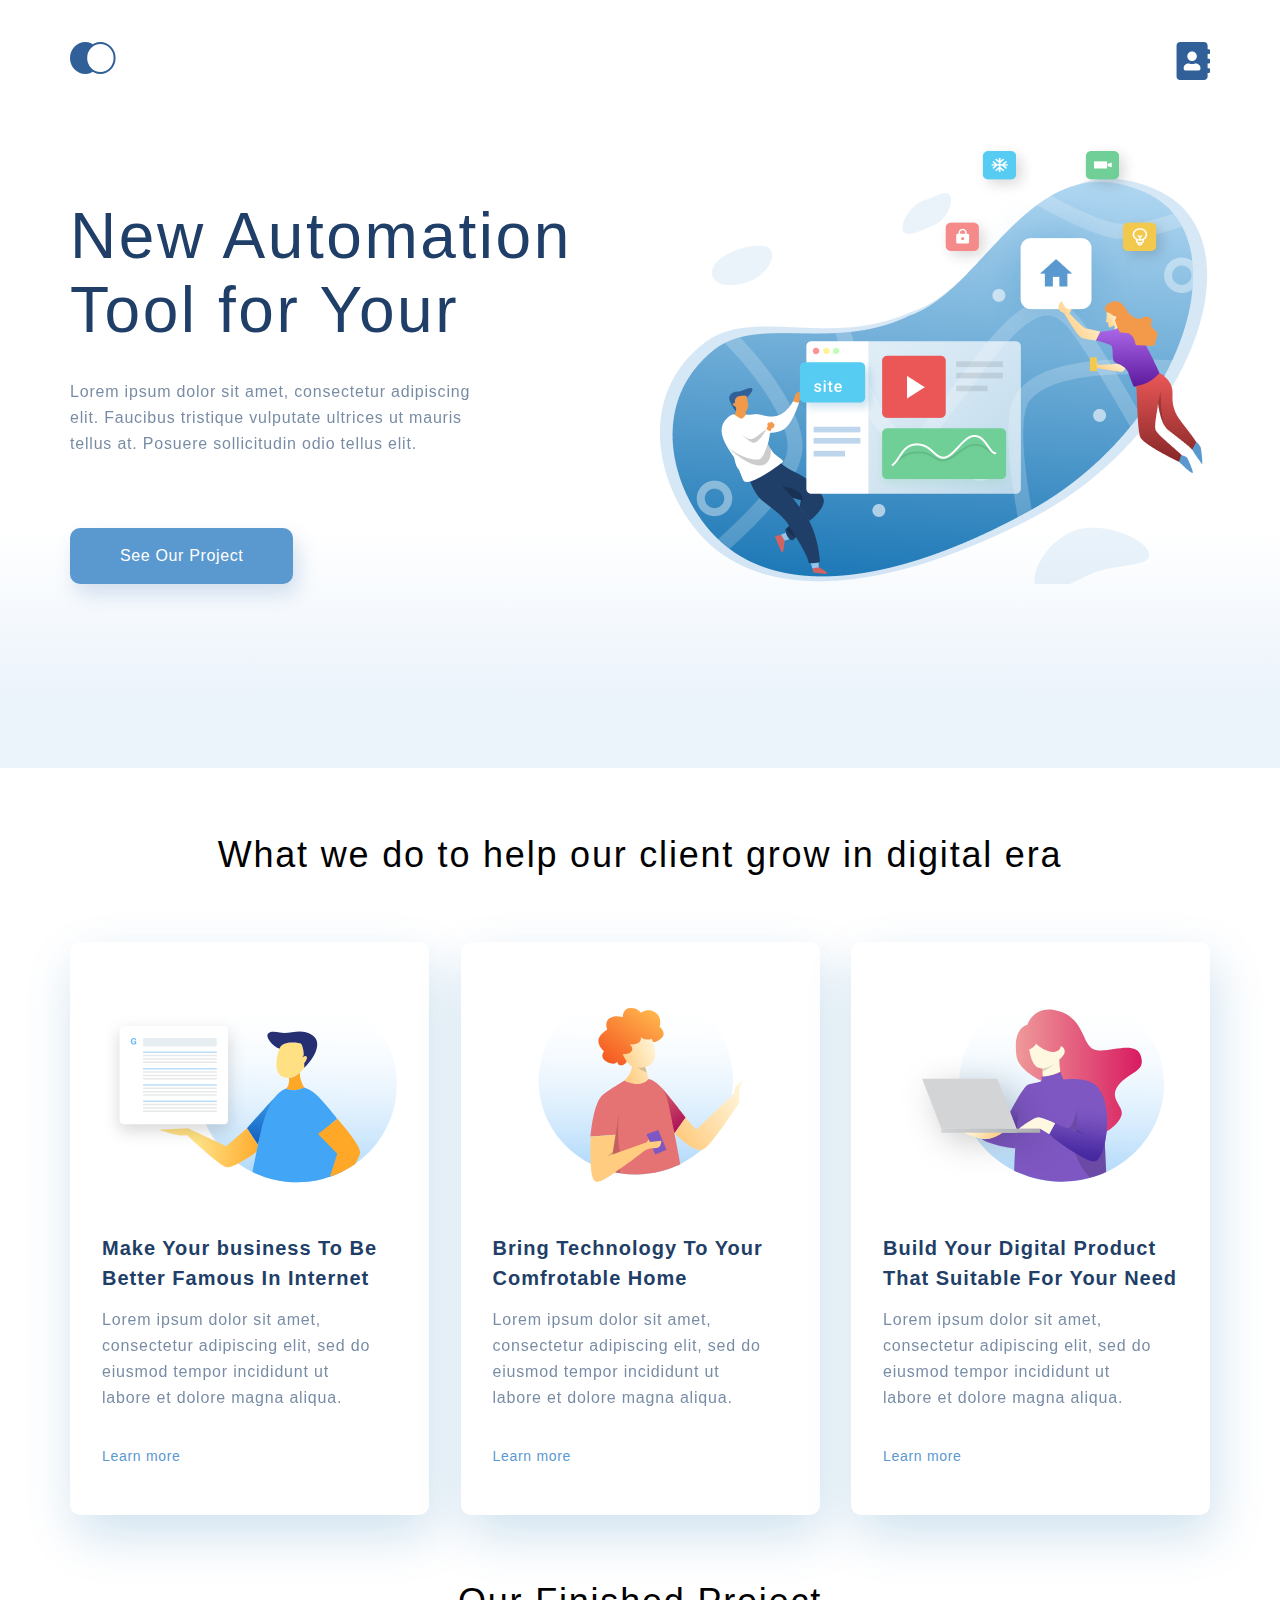
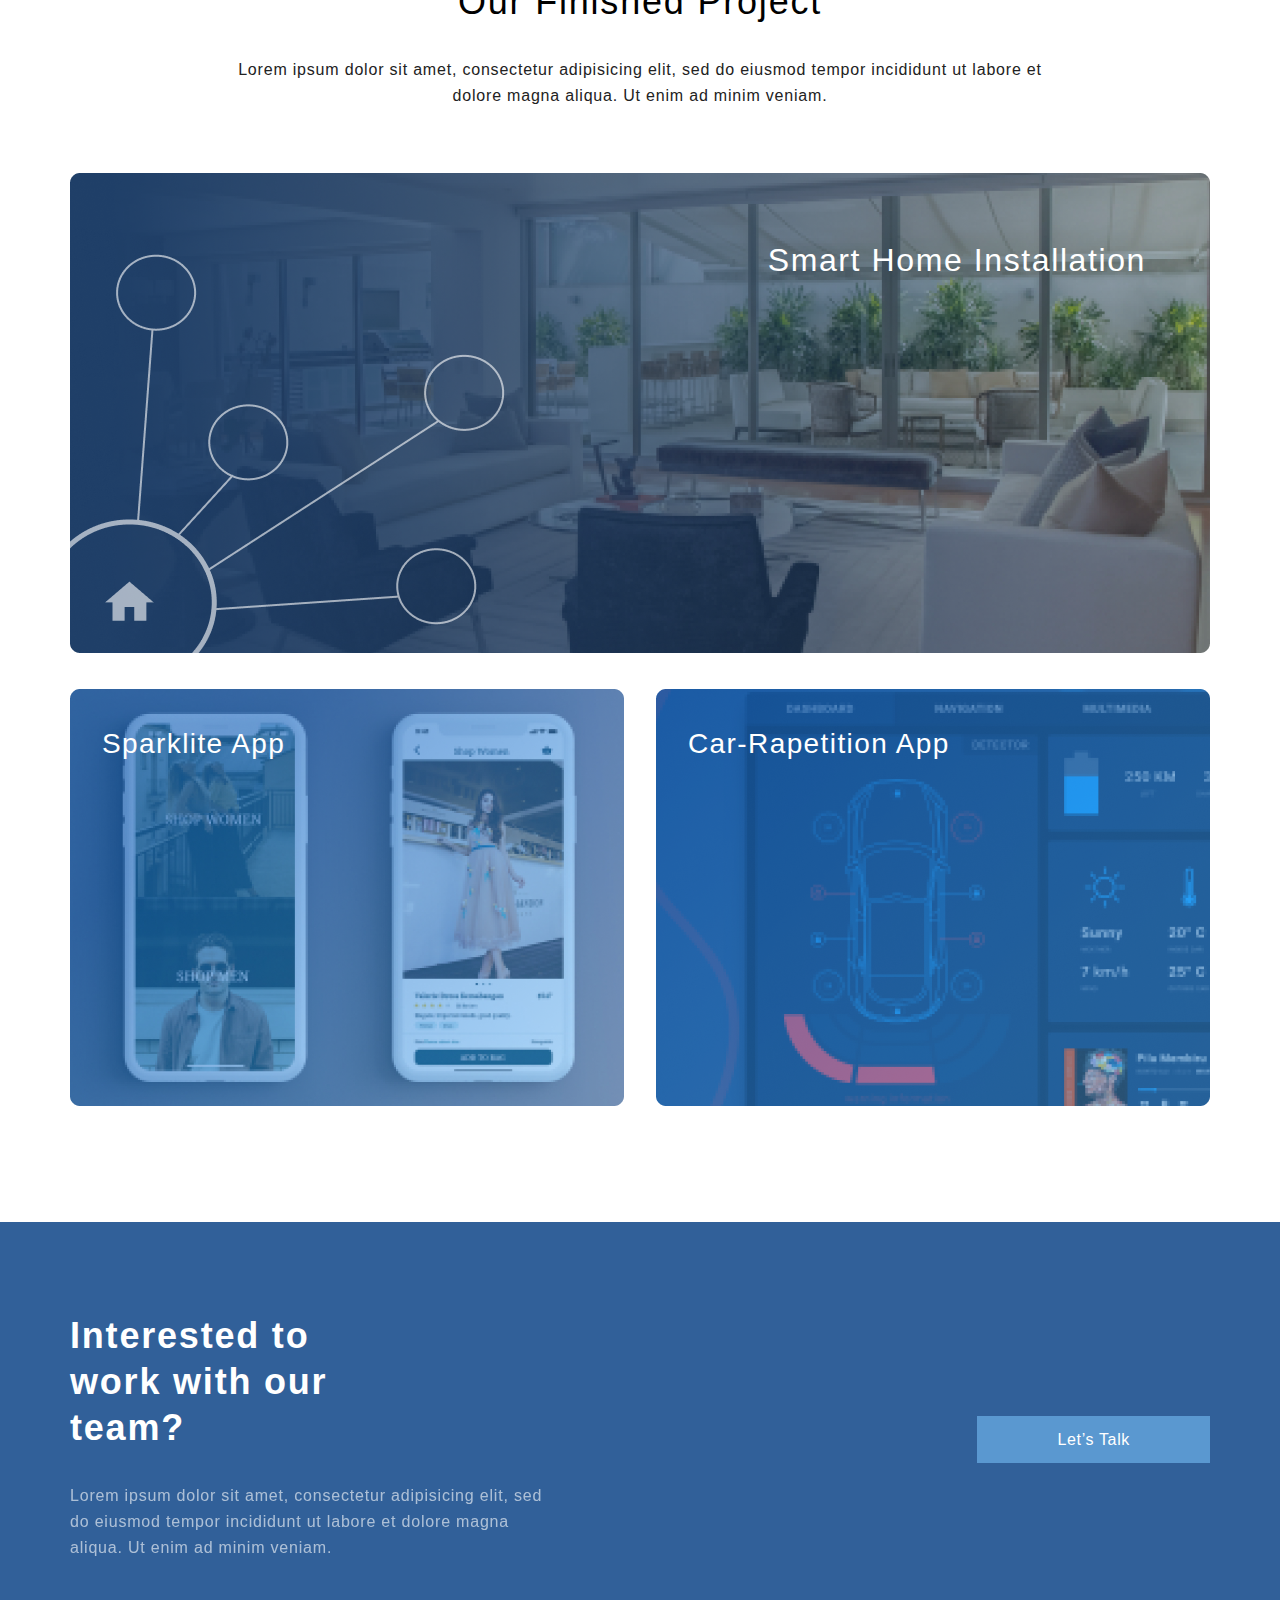
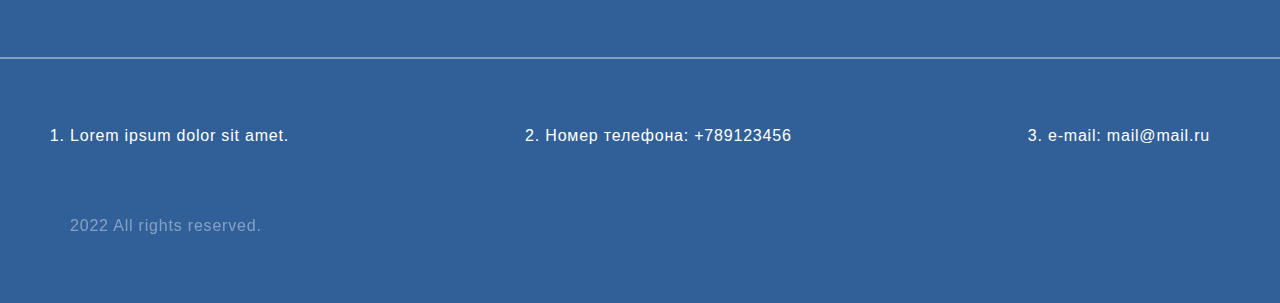
<file: examples/automatization/index.html>
<!DOCTYPE html>
<html lang="en">

<head>
    <meta charset="UTF-8">
    <meta http-equiv="X-UA-Compatible" content="IE=edge">
    <meta name="viewport" content="width=device-width, initial-scale=1.0">
    <link rel="stylesheet" href="style.css">
    <title>Главная</title>
</head>

<body>
    <div class="top">
        <div class="container top__box">
            <div class="top__content">
                <div class="menu">
                    <ul>
                        <li><a href="index.html"><img src="img/logo.svg" alt="glavnaya"></a></li>
                        <li><a href="contacts.html"><img src="img/contacts.svg" alt="contacts"></a></li>
                    </ul>
                </div>
                <div class="top__info">
                    <h1 class="heading">New Automation
                        Tool for Your</h1>
                    <p class="text">Lorem ipsum dolor sit amet, consectetur adipiscing elit. Faucibus tristique
                        vulputate ultrices ut mauris tellus at. Posuere sollicitudin odio tellus elit.
                    </p>
                    <a href="#" class="top__button">See Our Project</a>
                </div>
            </div>
        </div>
    </div>
    <div class="main container">
        <h3 class="main__content_head">What we do to help our client grow in digital era</h3>
        <div class="main__content">
            <div class="main__content_card">
                <img class="card__img" src="img/firstcard.svg" alt="img" width="295" height="197">
                <h4 class="card">Make Your business To Be
                    Better Famous In Internet</h4>
                <p class="card_info">
                    Lorem ipsum dolor sit amet, consectetur adipiscing elit, sed do eiusmod tempor incididunt ut labore
                    et dolore magna aliqua.
                </p>
                <a href="#" class="card_link">Learn more</a>
            </div>
            <div class="main__content_card">
                <img class="card__img" src="img/secondcard.svg" alt="img" width="295" height="197">
                <h4 class="card">Bring Technology To Your
                    Comfrotable Home</h4>
                <p class="card_info">
                    Lorem ipsum dolor sit amet, consectetur adipiscing elit, sed do eiusmod tempor incididunt ut labore
                    et dolore magna aliqua.
                </p>
                <a href="#" class="card_link">Learn more</a>
            </div>
            <div class="main__content_card">
                <img class="card__img" src="img/thirdcard.svg" alt="img" width="295" height="197">
                <h4 class="card">Build Your Digital Product
                    That Suitable For Your Need</h4>
                <p class="card_info">
                    Lorem ipsum dolor sit amet, consectetur adipiscing elit, sed do eiusmod tempor incididunt ut labore
                    et dolore magna aliqua.
                </p>
                <a href="#" class="card_link">Learn more</a>
            </div>
        </div>
    </div>
    <div class="finished-project">
        <div class="container">
            <h3 class="finished-project_name">Our Finished Project</h3>
            <p class="finished-project_text">
                Lorem ipsum dolor sit amet, consectetur adipisicing elit, sed do eiusmod tempor incididunt ut labore et
                dolore magna aliqua. Ut enim ad minim veniam.
            </p>
            <div class="finished-project_item">
                <img class="project_img" src="img/item1.png" alt="item1">
                <p class="project_text">Smart Home Installation</p>
            </div>
            <div class="finished-project__parent">
                <div class="finished-project_item2">
                    <img class="project_img" src="img/item2.png" alt="item2">
                    <p class="project_text2">Sparklite App</p>
                </div>
                <div class="finished-project_item3">
                    <img class="project_img" src="img/item3.png" alt="item3">
                    <p class="project_text3">Car-Rapetition App</p>
                </div>
            </div>
        </div>
    </div>
    <div class="footer">
        <div class="container">
            <div class="footer_benefits">
                <div class="footer_benefits_content">
                    <h3 class="footer_head">Interested to work with our team?</h3>
                    <p class="footer__text">
                        Lorem ipsum dolor sit amet, consectetur adipisicing elit, sed do eiusmod tempor incididunt ut
                        labore et dolore magna aliqua. Ut enim ad minim veniam.
                    </p>
                </div>
                <div class="footer_button-div">
                    <a class="footer_button" href="#">Let’s Talk</a>
                </div>
            </div>
        </div>
        <hr class="line">
        <div class="container">
            <div class="footer_contacts">
                <ol>
                    <li>Lorem ipsum dolor sit amet.</li>
                    <li class="footer_contacts_item-padding"><a class="footer_contacts_item-tel"
                            href="tel:+789123456">Номер телефона: +789123456</a></li>
                    <li><a class="footer_contacts_item-mail" href="mailto:mail@mail.ru">e-mail: mail@mail.ru</a></li>
                </ol>
                <div class="footer_contacts_rights">
                    <p class="rights">2022 All rights reserved.</p>
                </div>
            </div>
        </div>

    </div>
</body>

</html>
</file>
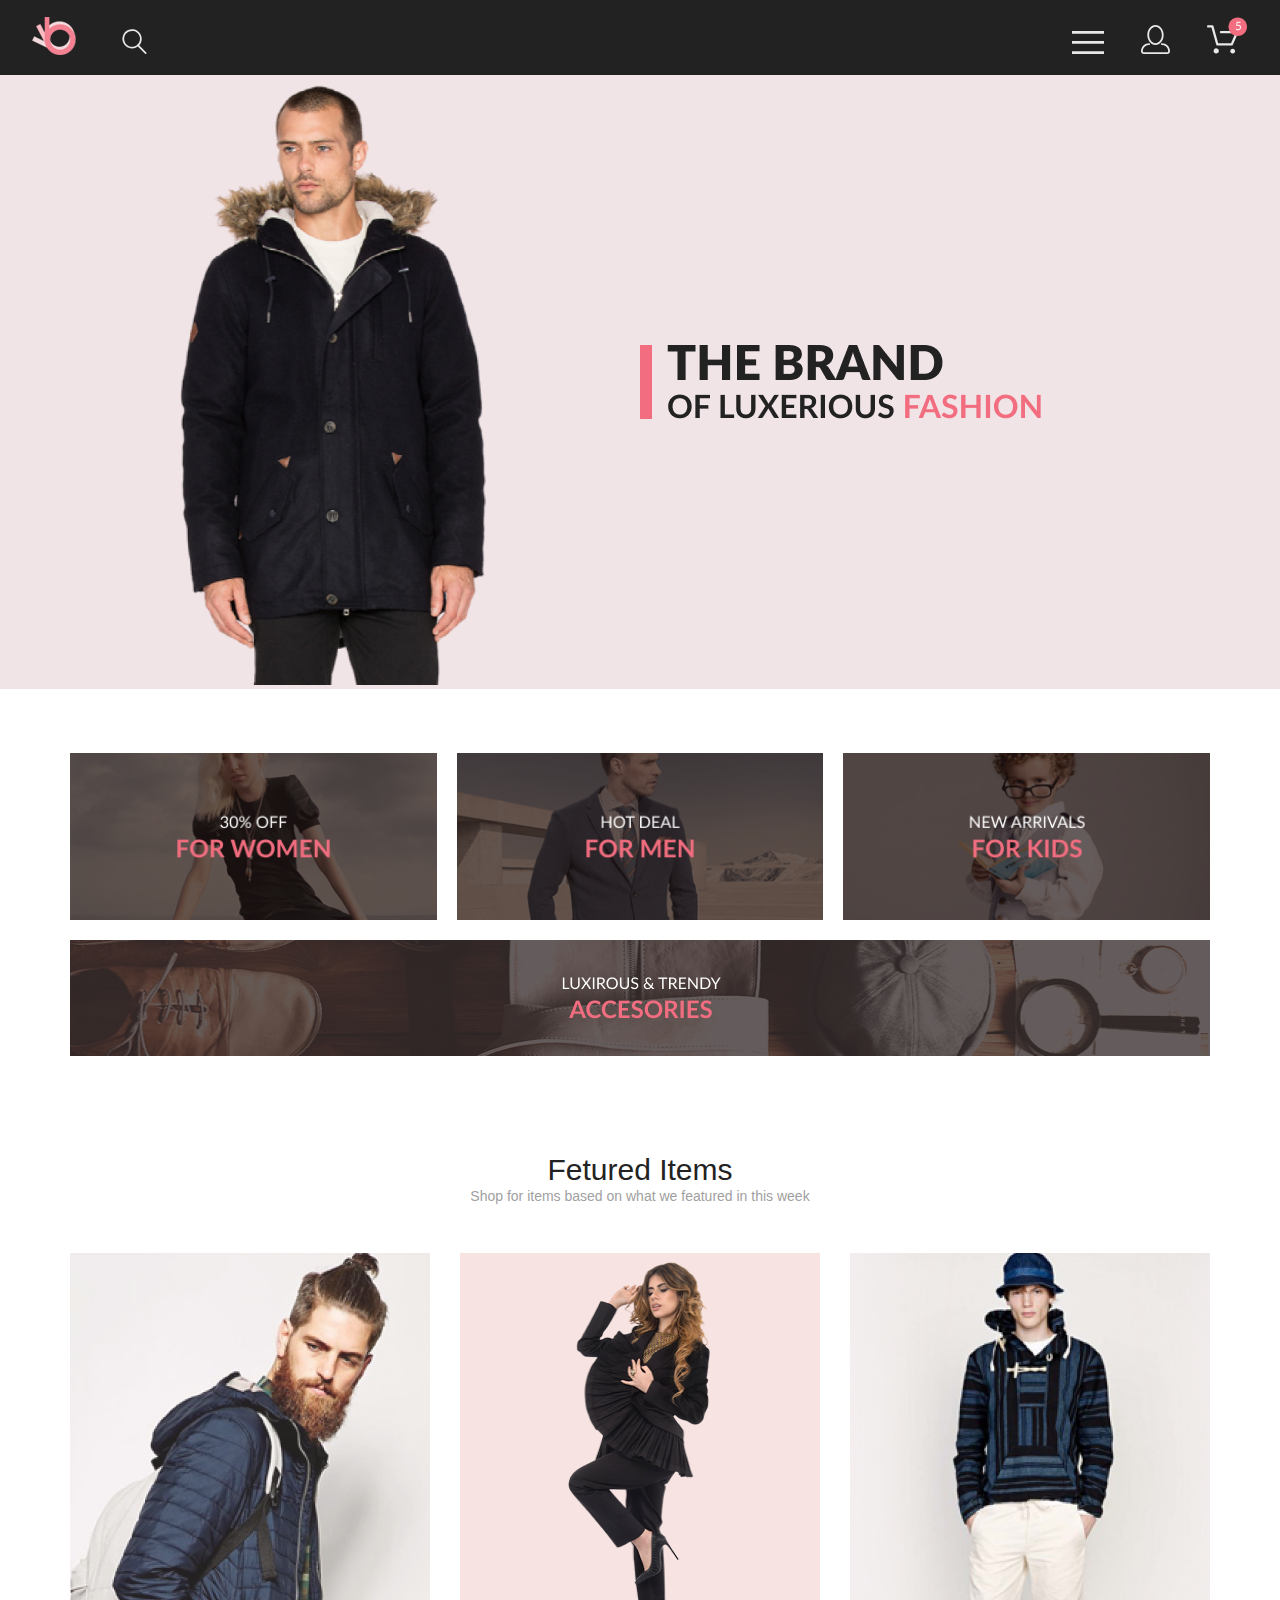
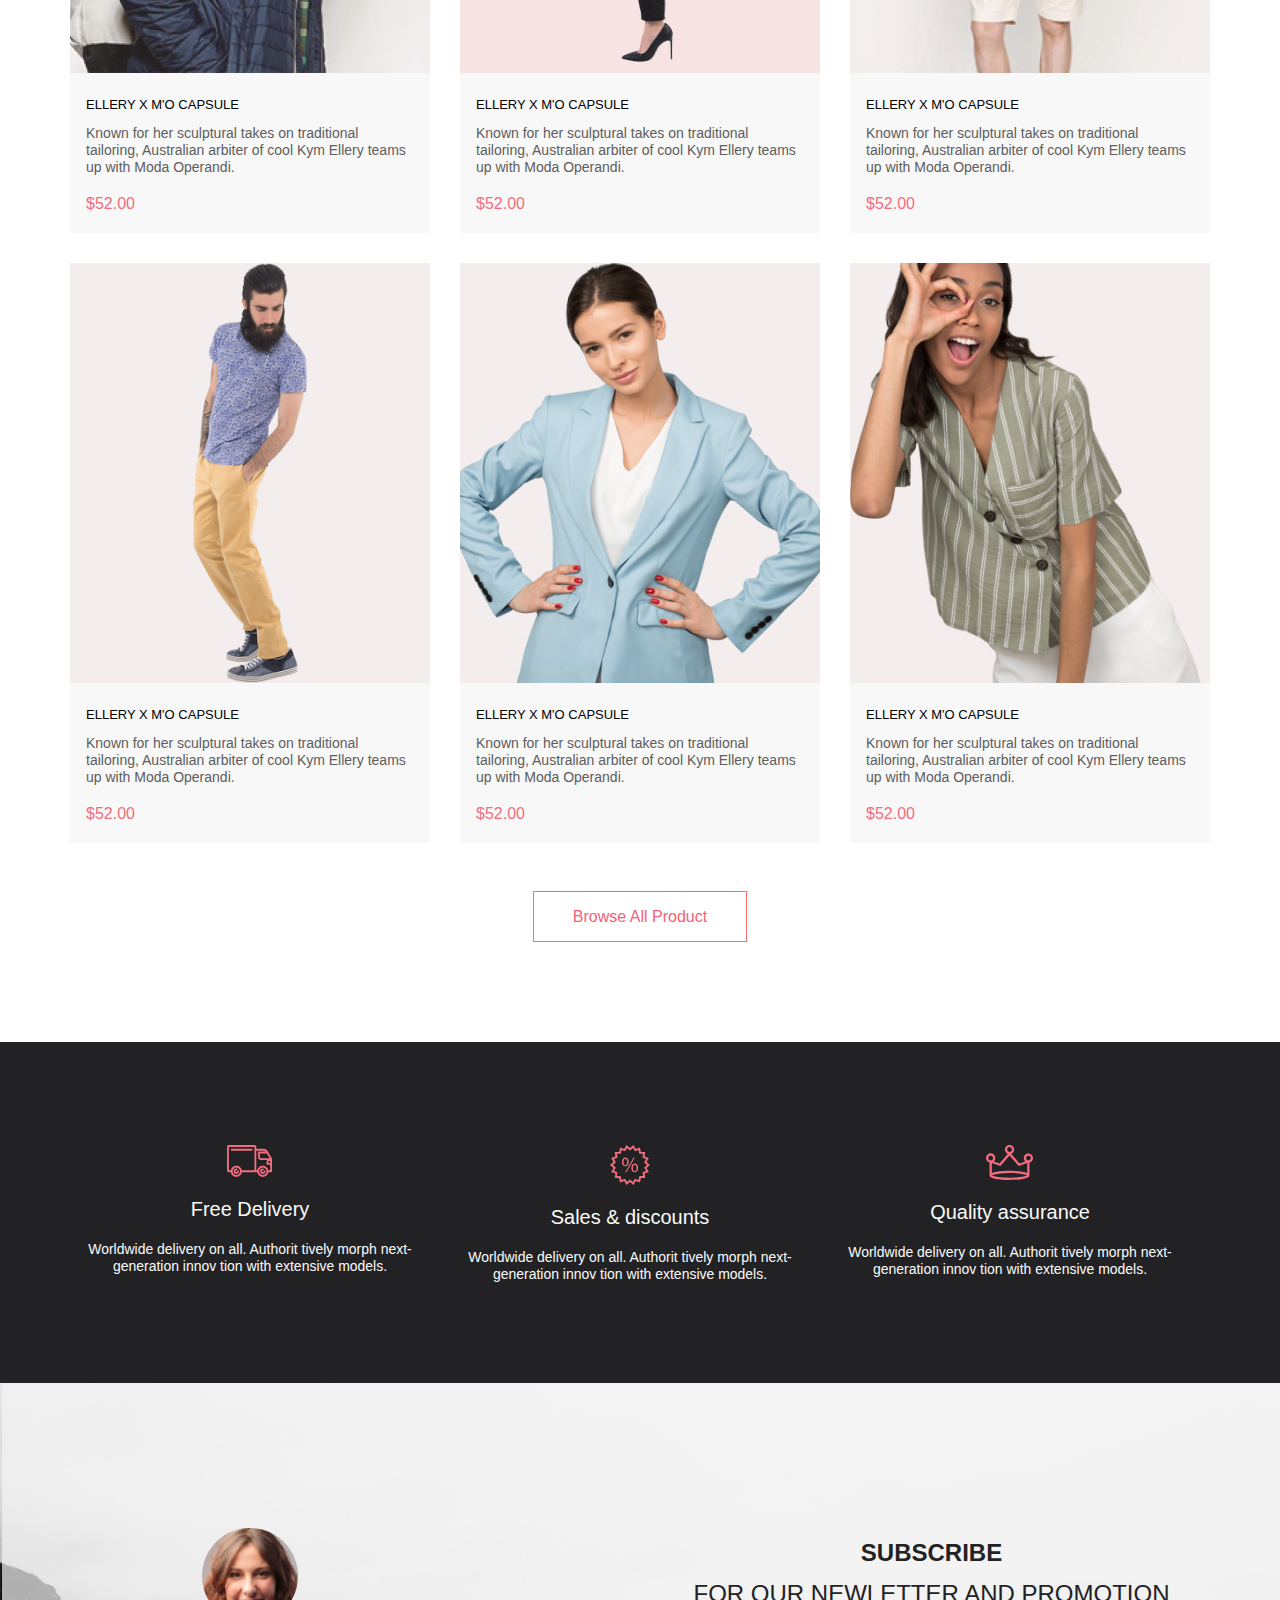
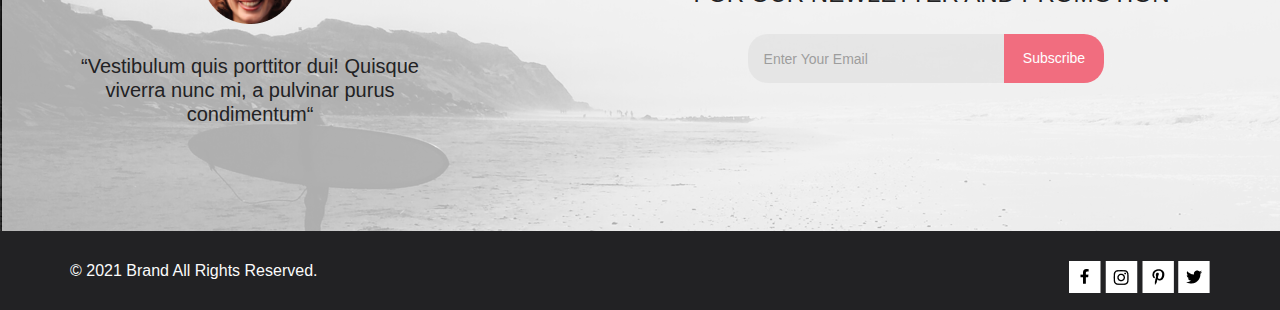
<file: examples/shop/index.html>
<!DOCTYPE html>
<html lang="en">

<head>
    <meta charset="UTF-8">
    <meta http-equiv="X-UA-Compatible" content="IE=edge">
    <meta name="viewport" content="width=device-width, initial-scale=1.0">
    <link rel="stylesheet" href="style.css">
    <title>Shop</title>
</head>

<body>
    <div class="top">
        <div class="top__head">
            <div class="top__head_left">
                <a href="index.html"><img class="top__logo" src="img/logo.svg" alt="logo"></a>
                <a href="#"><img class="top__search" src="img/search.svg" alt="find"></a>
            </div>
            <div class="top__head_right">
                <a href="#"><img class="top__bars" src="img/bars.svg" alt="menu"></a>
                <a href="#"><img class="top__profile" src="img/profile.svg" alt="profile"></a>
                <a href="cart.html"><img class="top__cart" src="img/cart.svg" alt="cart"></a>
            </div>
        </div>
        <div class="top__content">
            <div class="top__content_men">
                <img class="top__content_men-img" src="img/top__content__men-img.png" alt="img">
            </div>
            <div class="top__content__right">
                <img class="top__content__right_text" src="img/top_text.png" alt="img">
            </div>
        </div>
    </div>
    <div class="content container">
        <div class="content__items"><img class="content__item1" src="img/content_item1.png" alt="img"></div>
        <div class="content__items"><img class="content__item2" src="img/content_item2.png" alt="img"></div>
        <div class="content__items"><img class="content__item3" src="img/content_item3.png" alt="img"></div>
        <div class="content__items-accs"><img class="content__item4" src="img/content_item4.png" alt="img"></div>
    </div>
    <div class="catalog">
        <div class="catalog__head">
            <h2 class="catalog__head__header">Fetured Items</h2>
            <p class="catalog__head__text">Shop for items based on what we featured in this week</p>
        </div>
        <div class="catalog__content container">
            <a href="product.html" class="items_1">
                <div class="img_hover">
                    <img class="catalog__img" src="img/fetured/1.png" alt="img">
                    <div class="img_button">
                        <button>
                            <img src="img/fetured/cart.svg" alt="img">
                            Add to Cart
                        </button>
                    </div>
                </div>
                <h4 class="items_1__header">ELLERY X M'O CAPSULE</h4>
                <p class="items_1__text">Known for her sculptural takes on traditional tailoring, Australian arbiter of
                    cool Kym Ellery teams up with Moda Operandi.</p>
                <p class="items_1__price">$52.00</p>
            </a>
            <a href="product.html" class="items_1">
                <div class="img_hover">
                    <img class="catalog__img" src="img/fetured/2.png" alt="img">
                    <div class="img_button">
                        <button>
                            <img src="img/fetured/cart.svg" alt="img">
                            Add to Cart
                        </button>
                    </div>
                </div>
                <h4 class="items_1__header">ELLERY X M'O CAPSULE</h4>
                <p class="items_1__text">Known for her sculptural takes on traditional tailoring, Australian arbiter of
                    cool Kym Ellery teams up with Moda Operandi.</p>
                <p class="items_1__price">$52.00</p>
            </a>
            <a href="product.html" class="items_1">
                <div class="img_hover">
                    <img class="catalog__img" src="img/fetured/3.png" alt="img">
                    <div class="img_button">
                        <button>
                            <img src="img/fetured/cart.svg" alt="img">
                            Add to Cart
                        </button>
                    </div>
                </div>
                <h4 class="items_1__header">ELLERY X M'O CAPSULE</h4>
                <p class="items_1__text">Known for her sculptural takes on traditional tailoring, Australian arbiter of
                    cool Kym Ellery teams up with Moda Operandi.</p>
                <p class="items_1__price">$52.00</p>
            </a>
            <a href="product.html" class="items_1">
                <div class="img_hover">
                    <img class="catalog__img" src="img/fetured/4.png" alt="img">
                    <div class="img_button">
                        <button>
                            <img src="img/fetured/cart.svg" alt="img">
                            Add to Cart
                        </button>
                    </div>
                </div>
                <h4 class="items_1__header">ELLERY X M'O CAPSULE</h4>
                <p class="items_1__text">Known for her sculptural takes on traditional tailoring, Australian arbiter of
                    cool Kym Ellery teams up with Moda Operandi.</p>
                <p class="items_1__price">$52.00</p>
            </a>
            <a href="product.html" class="items_1">
                <div class="img_hover">
                    <img class="catalog__img" src="img/fetured/5.png" alt="img">
                    <div class="img_button">
                        <button>
                            <img src="img/fetured/cart.svg" alt="img">
                            Add to Cart
                        </button>
                    </div>
                </div>
                <h4 class="items_1__header">ELLERY X M'O CAPSULE</h4>
                <p class="items_1__text">Known for her sculptural takes on traditional tailoring, Australian arbiter of
                    cool Kym Ellery teams up with Moda Operandi.</p>
                <p class="items_1__price">$52.00</p>
            </a>
            <a href="product.html" class="items_1">
                <div class="img_hover">
                    <img class="catalog__img" src="img/fetured/6.png" alt="img">
                    <div class="img_button">
                        <button>
                            <img src="img/fetured/cart.svg" alt="img">
                            Add to Cart
                        </button>
                    </div>
                </div>
                <h4 class="items_1__header">ELLERY X M'O CAPSULE</h4>
                <p class="items_1__text">Known for her sculptural takes on traditional tailoring, Australian arbiter of
                    cool Kym Ellery teams up with Moda Operandi.</p>
                <p class="items_1__price">$52.00</p>
            </a>
        </div>
        <a class="catalog__but" href="catalog.html">Browse All Product</a>
    </div>
    <div class="services">
        <div class="services__items container">
            <div class="services__items_delivery">
                <img src="img/services/delivery.svg" alt="img">
                <div class="services__items_delivery_header">
                    Free Delivery
                </div>
                <div class="services__items_delivery_text">
                    Worldwide delivery on all. Authorit tively morph
                    next-generation innov tion with extensive models.</div>
            </div>
            <div class="services__items_delivery">
                <img src="img/services/discount.svg" alt="img">
                <div class="services__items_delivery_header">
                    Sales & discounts
                </div>
                <div class="services__items_delivery_text">
                    Worldwide delivery on all. Authorit tively morph
                    next-generation innov tion with extensive models.</div>
            </div>
            <div class="services__items_delivery">
                <img src="img/services/quality.svg" alt="img">
                <div class="services__items_delivery_header">
                    Quality assurance
                </div>
                <div class="services__items_delivery_text">
                    Worldwide delivery on all. Authorit tively morph
                    next-generation innov tion with extensive models.</div>
            </div>
        </div>
    </div>
    <div class="subscribe">
        <div class="subscribe__items container">
            <div class="subscribe__items__left">
                <img class="subscribe__items__left_img" src="img/subscribe/girl.png" alt="img">
                <p class="subscribe__left_text">
                    “Vestibulum quis porttitor dui! Quisque viverra nunc mi, a pulvinar purus
                    condimentum“
                </p>
            </div>
            <div class="subscribe__items__right">
                <p class="subscribe__items__right_text">
                    <b>SUBSCRIBE</b><br>
                    FOR OUR NEWLETTER AND PROMOTION
                </p>
                <div class="subscribe__right_form">
                    <form class="form" action="#">
                        <input class="input_email" placeholder="    Enter Your Email" type="email">
                        <button class="input_but">Subscribe</button>
                    </form>
                </div>
            </div>
        </div>
    </div>
    <footer class="footer">
        <div class="footer__content container">
            <p class="footer__content_text">
                © 2021 Brand All Rights Reserved.
            </p>
            <div class="footer__content_social">
                <img src="img/footer/fb.png" alt="img">
                <img src="img/footer/ig.png" alt="img">
                <img src="img/footer/p.png" alt="img">
                <img src="img/footer/tt.png" alt="img">
            </div>
        </div>
    </footer>
</body>

</html>
</file>
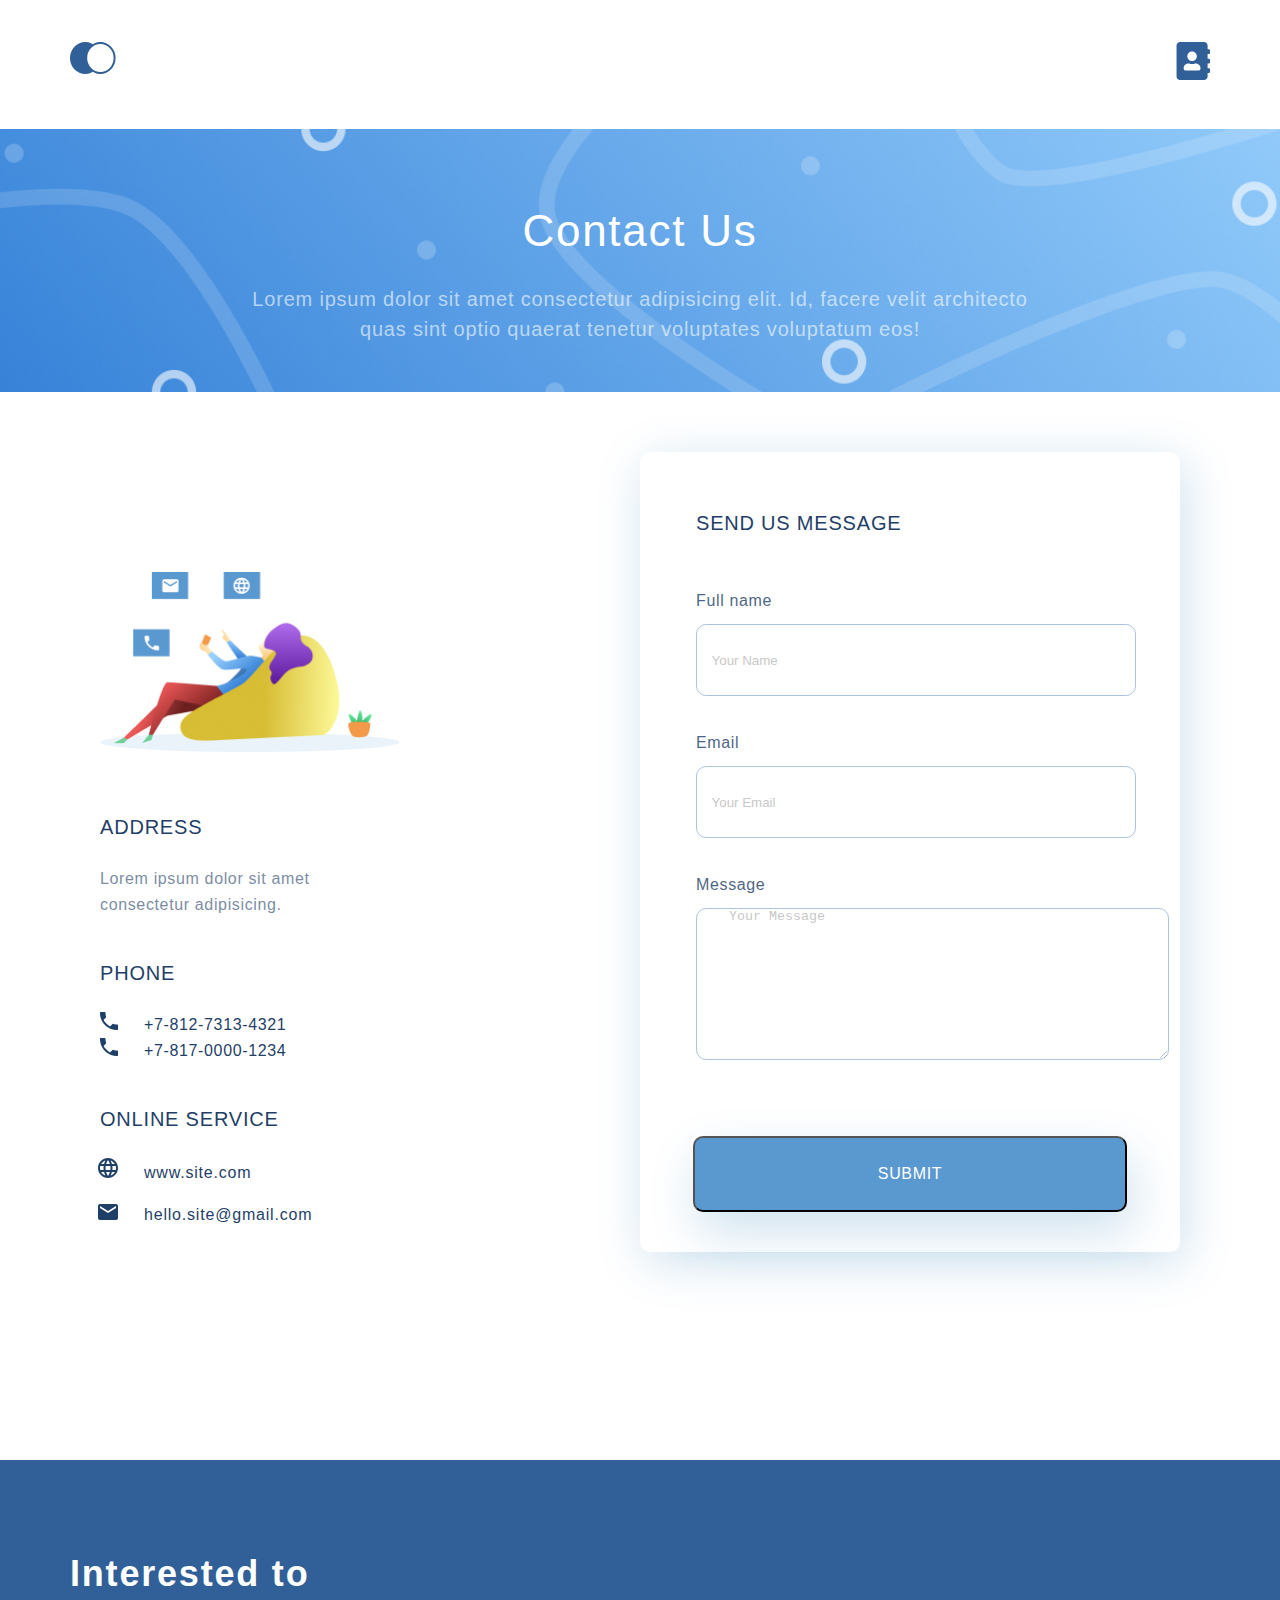
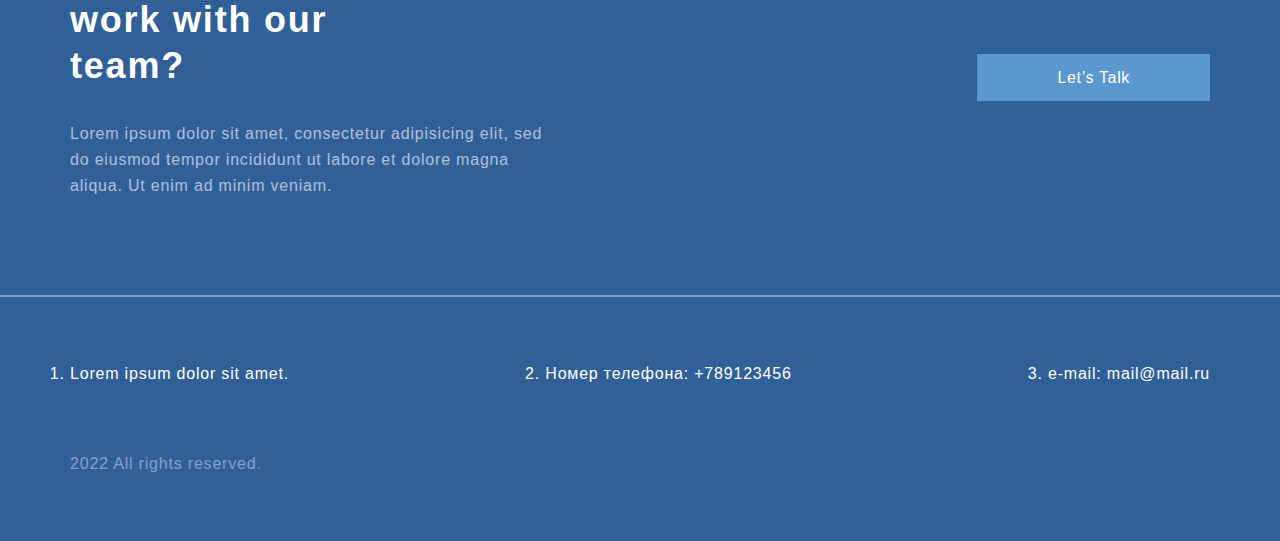
<file: examples/automatization/contacts.html>
<!DOCTYPE html>
<html lang="en">

<head>
    <meta charset="UTF-8">
    <meta http-equiv="X-UA-Compatible" content="IE=edge">
    <meta name="viewport" content="width=device-width, initial-scale=1.0">
    <link rel="stylesheet" href="style.css">
    <title>Контакты</title>
</head>

<body>
    <div class="top-contacts">
        <div class="top__content-contacts">
            <div class="menu-contacts container">
                <ul>
                    <li><a href="index.html"><img src="img/logo.svg" alt="glavnaya"></a></li>
                    <li><a href="contacts.html"><img src="img/contacts.svg" alt="contacts"></a></li>
                </ul>
            </div>
            <div class="top__info-contacts">
                <h2 class="contact_head">Contact Us</h2>
                <p class="top__info-contacts__text">
                    Lorem ipsum dolor sit amet consectetur adipisicing elit. Id, facere velit architecto quas sint optio
                    quaerat tenetur voluptates voluptatum eos!
                </p>
            </div>
        </div>
    </div>
    <div class="main_contacts container">
        <div class="contacts_info">
            <img src="img/maincontacts.png" alt="maincontacts" width="300">
            <h4 class="contacts_info_address">ADDRESS</h4>
            <p class="contacts_info_text">
                Lorem ipsum dolor sit amet consectetur adipisicing.
            </p>
            <h4 class="contacts_info_phone">PHONE</h4>
            <ul class="contacts__list_phone">
                <li class="contacts__list_phone-phone1">+7-812-7313-4321</li>
                <li class="contacts__list_phone-phone2">+7-817-0000-1234</li>
            </ul>
            <h4 class="contacts_info_online">ONLINE SERVICE</h4>
            <ul class="contacts__list_online">
                <li class="contacts__list_online-site">www.site.com</li>
                <li class="contacts__list_online-mail">hello.site@gmail.com</li>
            </ul>
        </div>
        <div class="main_form">
            <form action="#">
                <div class="container-form">
                    <h4 class="heading_contacts">SEND US MESSAGE</h4>
                    <p class="form_name">Full name</p>
                    <input placeholder="    Your Name" class="input input-name" type="text"><br>
                    <h4 class="form_email">Email</h4>
                    <input placeholder="    Your Email" class="input input-email" type="email"><br>
                    <h4 class="form_message">Message</h4>
                    <textarea placeholder="    Your Message" class="input input-message" cols="57"
                        rows="10"></textarea><br>
                </div>
                <button class="but-form" type="Submit">SUBMIT</button>
            </form>
        </div>
    </div>
    <div class="map container">
        <script type="text/javascript" charset="utf-8" async
            src="https://api-maps.yandex.ru/services/constructor/1.0/js/?um=constructor%3A46a298d1d3bb8a8eb343245668d124d40828900c725251a97278809d35eada81&amp;width=1280&amp;height=480&amp;lang=ru_RU&amp;scroll=true"></script>
    </div>
    <div class="footer">
        <div class="container">
            <div class="footer_benefits">
                <div class="footer_benefits_content">
                    <h3 class="footer_head">Interested to work with our team?</h3>
                    <p class="footer__text">
                        Lorem ipsum dolor sit amet, consectetur adipisicing elit, sed do eiusmod tempor incididunt ut
                        labore et dolore magna aliqua. Ut enim ad minim veniam.
                    </p>
                </div>
                <div class="footer_button-div">
                    <a class="footer_button" href="#">Let’s Talk</a>
                </div>
            </div>
        </div>
        <hr class="line">
        <div class="container">
            <div class="footer_contacts">
                <ol>
                    <li>Lorem ipsum dolor sit amet.</li>
                    <li class="footer_contacts_item-padding"><a class="footer_contacts_item-tel"
                            href="tel:+789123456">Номер телефона: +789123456</a></li>
                    <li><a class="footer_contacts_item-mail" href="mailto:mail@mail.ru">e-mail: mail@mail.ru</a></li>
                </ol>
                <div class="footer_contacts_rights">
                    <p class="rights">2022 All rights reserved.</p>
                </div>
            </div>
        </div>

    </div>
</body>

</html>
</file>
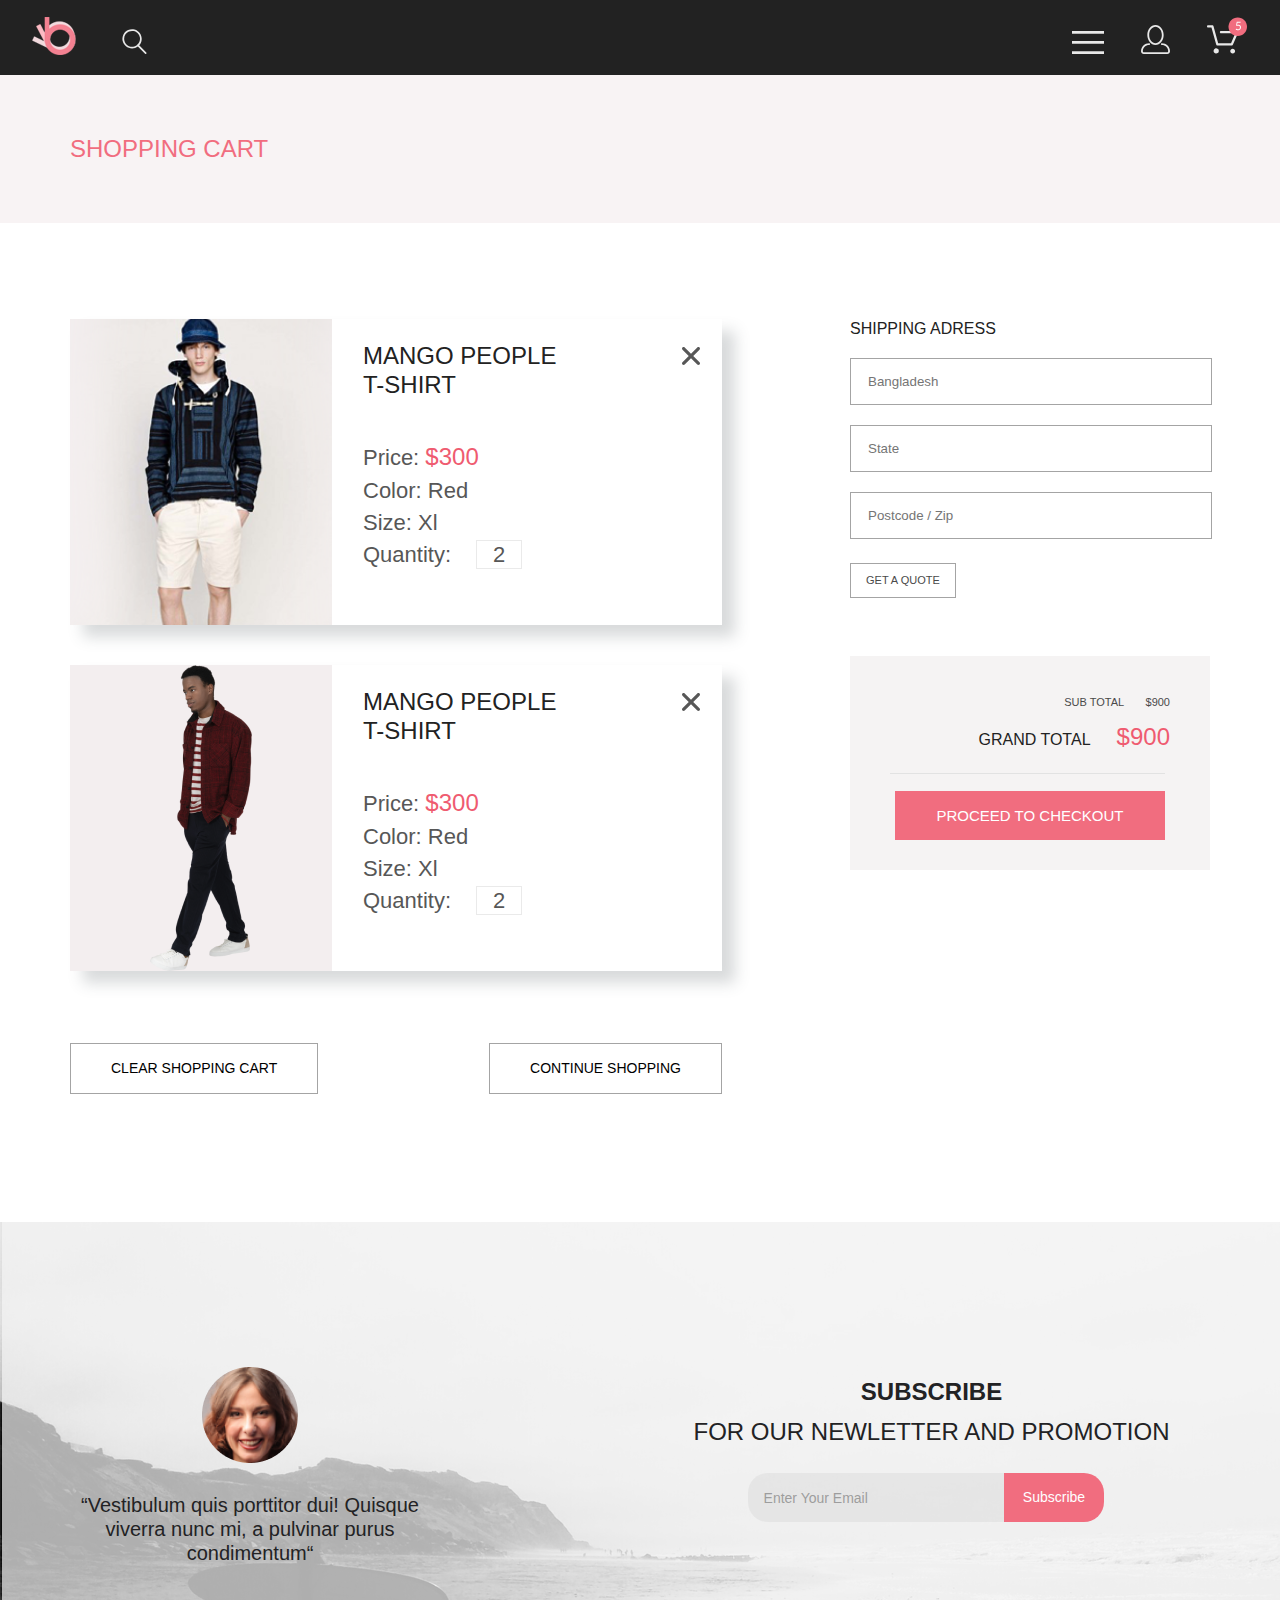
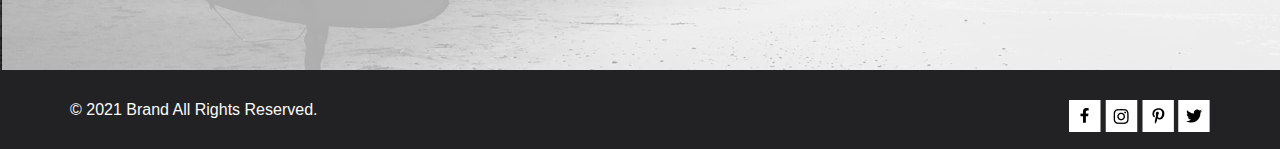
<file: examples/shop/cart.html>
<!DOCTYPE html>
<html lang="en">

<head>
    <meta charset="UTF-8">
    <meta http-equiv="X-UA-Compatible" content="IE=edge">
    <meta name="viewport" content="width=device-width, initial-scale=1.0">
    <title>Shop</title>
    <link rel="stylesheet" href="style.css">
</head>

<body>
    <div class="top">
        <div class="top__head">
            <div class="top__head_left">
                <a href="index.html"><img class="top__logo" src="img/logo.svg" alt="logo"></a>
                <a href="#"><img class="top__search" src="img/search.svg" alt="find"></a>
            </div>
            <div class="top__head_right">
                <a href="#"><img class="top__bars" src="img/bars.svg" alt="menu"></a>
                <a href="#"><img class="top__profile" src="img/profile.svg" alt="profile"></a>
                <a href="cart.html"><img class="top__cart" src="img/cart.svg" alt="cart"></a>
            </div>
        </div>
        <div class="top__catalog">
            <div class="top__catalog__items container">
                <div class="top__catalog__items_left">
                    <p>SHOPPING CART</p>
                </div>
                <div class="top__catalog__items_right none">
                    HOME / MEN / <span>NEW ARRIVALS</span>
                </div>
            </div>
        </div>
    </div>
    <div class="cart__content container">
        <div class="cart__content_left">
            <div class="cart_card">
                <img src="img/cart/card.png" alt="img">
                <div class="cartCardWrap">
                    <h4>MANGO PEOPLE<br>T-SHIRT</h4>
                    <p>Price:
                        <span class="cartPrice">$300</span>
                    </p>
                    <p>Color: Red</p>
                    <p>Size: Xl </p>
                    <p>Quantity:<span class="cartQuantity">2</span></p>
                    <a href="#">
                        <img src="img/cart/cross.svg" alt="img">
                    </a>
                </div>
            </div>
            <div class="cart_card">
                <img src="img/cart/card2.png" alt="img">
                <div class="cartCardWrap">
                    <h4>MANGO PEOPLE<br>T-SHIRT</h4>
                    <p>Price:
                        <span class="cartPrice">$300</span>
                    </p>
                    <p>Color: Red</p>
                    <p>Size: Xl </p>
                    <p>Quantity:<span class="cartQuantity">2</span></p>
                    <a href="#">
                        <img src="img/cart/cross.svg" alt="img">
                    </a>
                </div>
            </div>
            <div class="cart_but">
                <button>CLEAR SHOPPING CART</button>
                <button>CONTINUE SHOPPING</button>
            </div>
        </div>
        <div class="cart__content_right">
            <div class="cartAdress">
                <p>SHIPPING ADRESS</p>
                <form class="cartForm" action="#">
                    <input type="text" placeholder="Bangladesh">
                    <input type="text" placeholder="State">
                    <input type="text" placeholder="Postcode / Zip">
                    <button>GET A QUOTE</button>
                </form>
            </div>
            <div class="cartTotal">
                <div class="cartTotalWrap">
                    <h4>SUB TOTAL&nbsp&nbsp&nbsp&nbsp&nbsp&nbsp&nbsp$900</h4>
                    <p>GRAND TOTAL &nbsp&nbsp&nbsp&nbsp&nbsp<span>$900</span></p>
                </div>
                <div class="cartDividerGrey"></div>
                <button>PROCEED TO CHECKOUT</button>
            </div>
        </div>
    </div>
    <div class="subscribe">
        <div class="subscribe__items container">
            <div class="subscribe__items__left">
                <img class="subscribe__items__left_img" src="img/subscribe/girl.png" alt="img">
                <p class="subscribe__left_text">
                    “Vestibulum quis porttitor dui! Quisque viverra nunc mi, a pulvinar purus
                    condimentum“
                </p>
            </div>
            <div class="subscribe__items__right">
                <p class="subscribe__items__right_text">
                    <b>SUBSCRIBE</b><br>
                    FOR OUR NEWLETTER AND PROMOTION
                </p>
                <div class="subscribe__right_form">
                    <form class="form" action="#">
                        <input class="input_email" placeholder="    Enter Your Email" type="email">
                        <button class="input_but">Subscribe</button>
                    </form>
                </div>
            </div>
        </div>
    </div>
    <footer class="footer">
        <div class="footer__content container">
            <p class="footer__content_text">
                © 2021 Brand All Rights Reserved.
            </p>
            <div class="footer__content_social">
                <img src="img/footer/fb.png" alt="img">
                <img src="img/footer/ig.png" alt="img">
                <img src="img/footer/p.png" alt="img">
                <img src="img/footer/tt.png" alt="img">
            </div>
        </div>
    </footer>
</body>

</html>
</file>
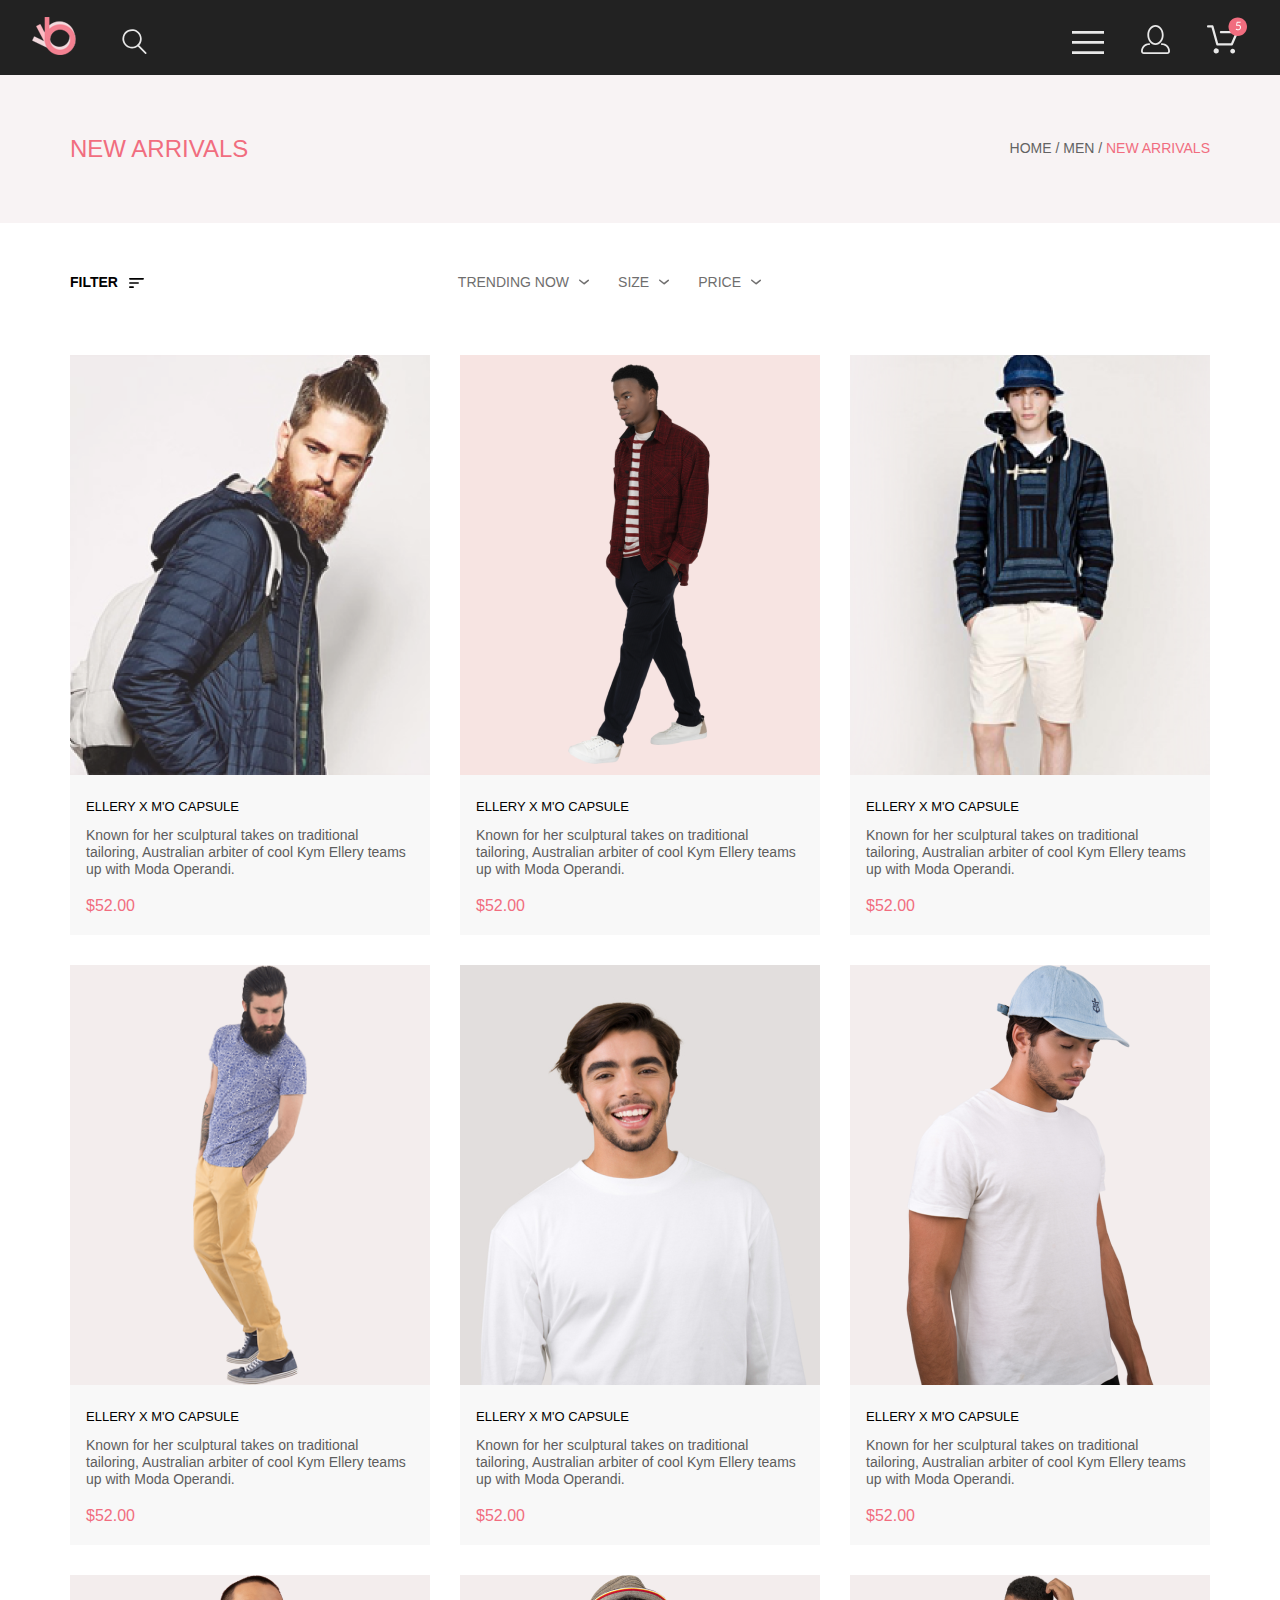
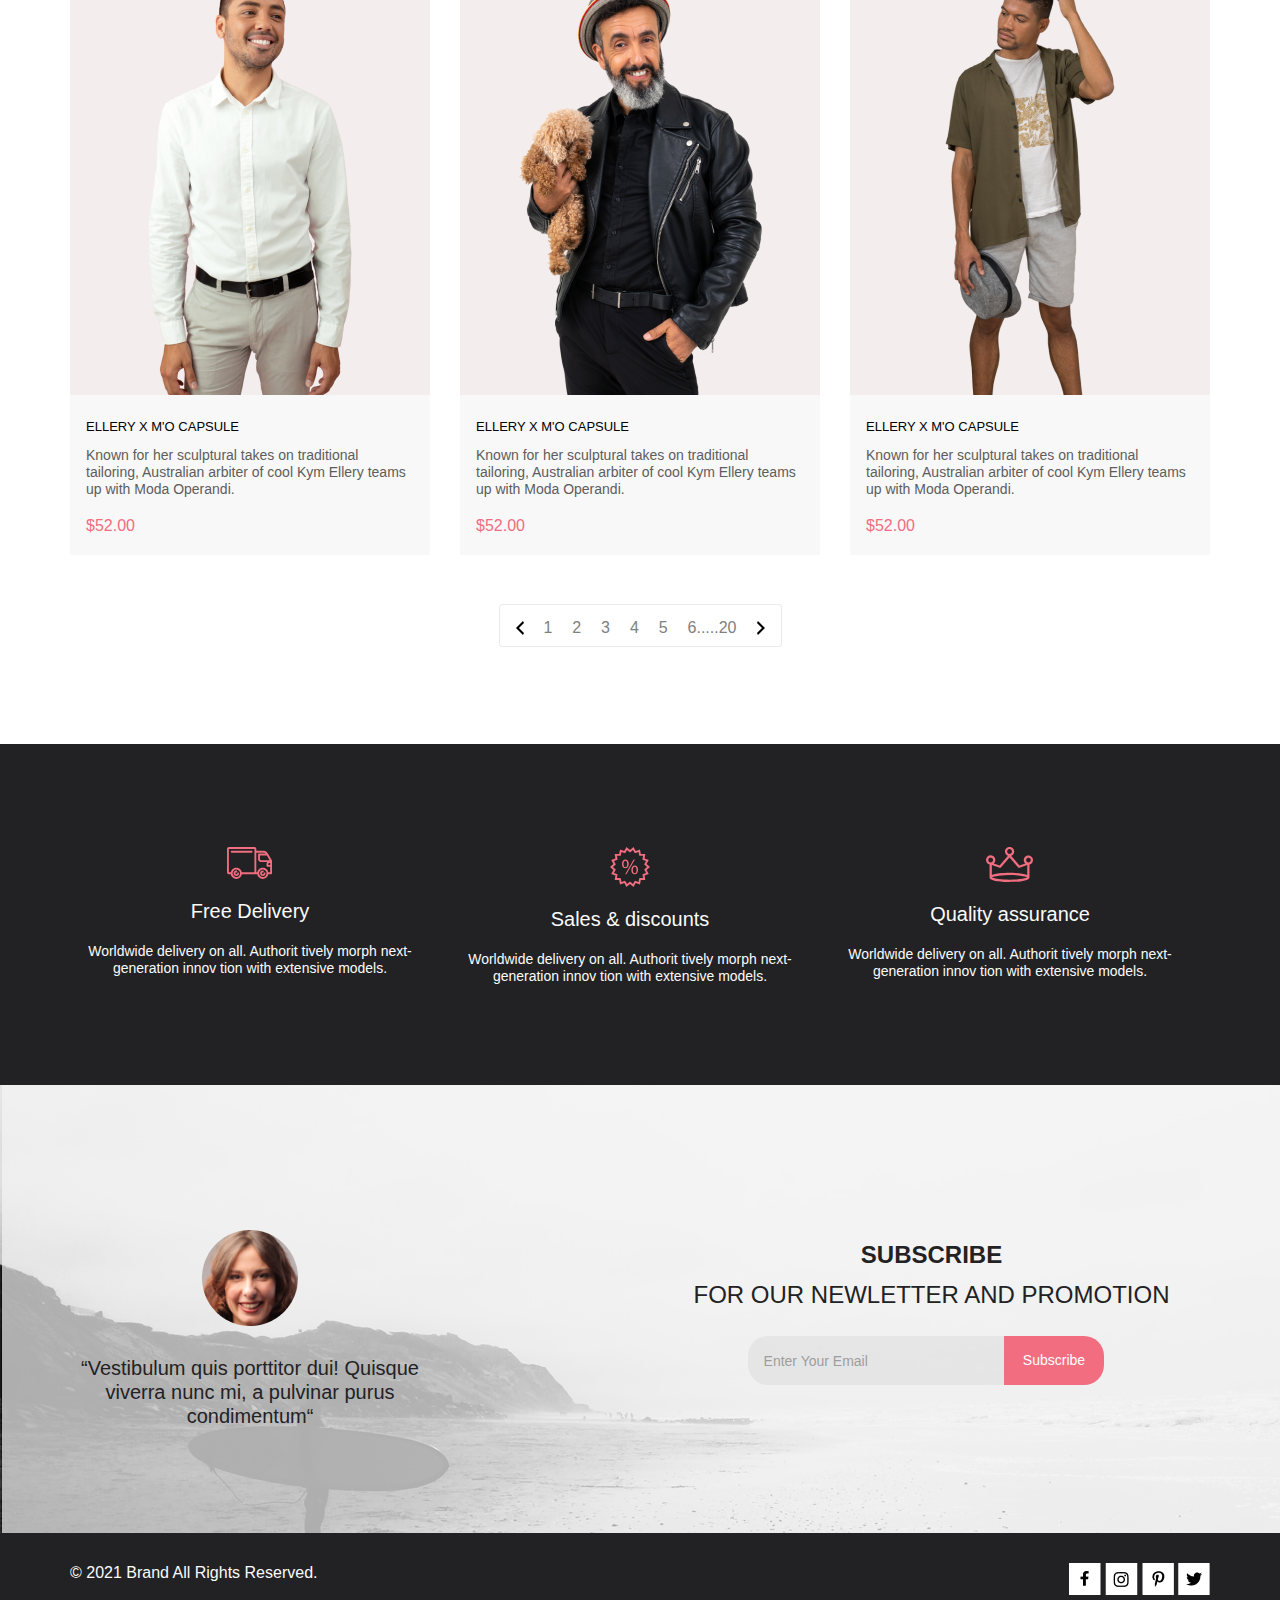
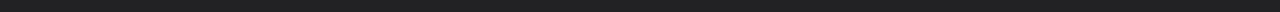
<file: examples/shop/catalog.html>
<!DOCTYPE html>
<html lang="en">

<head>
    <meta charset="UTF-8">
    <meta http-equiv="X-UA-Compatible" content="IE=edge">
    <meta name="viewport" content="width=device-width, initial-scale=1.0">
    <link rel="stylesheet" href="style.css">
    <title>Shop</title>
</head>

<body>
    <div class="top">
        <div class="top__head">
            <div class="top__head_left">
                <a href="index.html"><img class="top__logo" src="img/logo.svg" alt="logo"></a>
                <a href="#"><img class="top__search" src="img/search.svg" alt="find"></a>
            </div>
            <div class="top__head_right">
                <a href="#"><img class="top__bars" src="img/bars.svg" alt="menu"></a>
                <a href="#"><img class="top__profile" src="img/profile.svg" alt="profile"></a>
                <a href="cart.html"><img class="top__cart" src="img/cart.svg" alt="cart"></a>
            </div>
        </div>
        <div class="top__catalog">
            <div class="top__catalog__items container">
                <div class="top__catalog__items_left">
                    <p>NEW ARRIVALS</p>
                </div>
                <div class="top__catalog__items_right">
                    HOME / MEN / <span>NEW ARRIVALS</span>
                </div>
            </div>
        </div>
    </div>
    <div class="catalogItems container">
        <div class="filter">
            <div class="filter__left">
                <p>FILTER</p>
                <img src="img/filter/filter.svg" alt="img">
            </div>
            <div class="filter__right">
                <div class="filter__right_item">
                    <p>TRENDING NOW</p>
                    <img src="img/filter/arrow.svg" alt="img">
                </div>
                <div class="filter__right_item">
                    <p>SIZE</p>
                    <img src="img/filter/arrow.svg" alt="img">
                </div>
                <div class="filter__right_item price">
                    <p>PRICE</p>
                    <img src="img/filter/arrow.svg" alt="img">
                </div>
            </div>
        </div>
        <div class="catalogItems__content">
            <a href="product.html" class="items_1">
                <div class="img_hover">
                    <img class="catalog__img" src="img/catalog_items/item1.png" alt="img">
                    <div class="img_button">
                        <button>
                            <img src="img/fetured/cart.svg" alt="img">
                            Add to Cart
                        </button>
                    </div>
                </div>
                <h4 class="items_1__header">ELLERY X M'O CAPSULE</h4>
                <p class="items_1__text">Known for her sculptural takes on traditional tailoring, Australian arbiter of
                    cool Kym Ellery teams up with Moda Operandi.</p>
                <p class="items_1__price">$52.00</p>
            </a>
            <a href="product.html" class="items_1">
                <div class="img_hover">
                    <img class="catalog__img" src="img/catalog_items/item2.png" alt="img">
                    <div class="img_button">
                        <button>
                            <img src="img/fetured/cart.svg" alt="img">
                            Add to Cart
                        </button>
                    </div>
                </div>
                <h4 class="items_1__header">ELLERY X M'O CAPSULE</h4>
                <p class="items_1__text">Known for her sculptural takes on traditional tailoring, Australian arbiter of
                    cool Kym Ellery teams up with Moda Operandi.</p>
                <p class="items_1__price">$52.00</p>
            </a>
            <a href="product.html" class="items_1">
                <div class="img_hover">
                    <img class="catalog__img" src="img/catalog_items/item3.png" alt="img">
                    <div class="img_button">
                        <button>
                            <img src="img/fetured/cart.svg" alt="img">
                            Add to Cart
                        </button>
                    </div>
                </div>
                <h4 class="items_1__header">ELLERY X M'O CAPSULE</h4>
                <p class="items_1__text">Known for her sculptural takes on traditional tailoring, Australian arbiter of
                    cool Kym Ellery teams up with Moda Operandi.</p>
                <p class="items_1__price">$52.00</p>
            </a>
            <a href="product.html" class="items_1">
                <div class="img_hover">
                    <img class="catalog__img" src="img/catalog_items/item4.png" alt="img">
                    <div class="img_button">
                        <button>
                            <img src="img/fetured/cart.svg" alt="img">
                            Add to Cart
                        </button>
                    </div>
                </div>
                <h4 class="items_1__header">ELLERY X M'O CAPSULE</h4>
                <p class="items_1__text">Known for her sculptural takes on traditional tailoring, Australian arbiter of
                    cool Kym Ellery teams up with Moda Operandi.</p>
                <p class="items_1__price">$52.00</p>
            </a>
            <a href="product.html" class="items_1">
                <div class="img_hover">
                    <img class="catalog__img" src="img/catalog_items/item5.png" alt="img">
                    <div class="img_button">
                        <button>
                            <img src="img/fetured/cart.svg" alt="img">
                            Add to Cart
                        </button>
                    </div>
                </div>
                <h4 class="items_1__header">ELLERY X M'O CAPSULE</h4>
                <p class="items_1__text">Known for her sculptural takes on traditional tailoring, Australian arbiter of
                    cool Kym Ellery teams up with Moda Operandi.</p>
                <p class="items_1__price">$52.00</p>
            </a>
            <a href="product.html" class="items_1">
                <div class="img_hover">
                    <img class="catalog__img" src="img/catalog_items/item6.png" alt="img">
                    <div class="img_button">
                        <button>
                            <img src="img/fetured/cart.svg" alt="img">
                            Add to Cart
                        </button>
                    </div>
                </div>
                <h4 class="items_1__header">ELLERY X M'O CAPSULE</h4>
                <p class="items_1__text">Known for her sculptural takes on traditional tailoring, Australian arbiter of
                    cool Kym Ellery teams up with Moda Operandi.</p>
                <p class="items_1__price">$52.00</p>
            </a>
            <a href="product.html" class="items_1">
                <div class="img_hover">
                    <img class="catalog__img" src="img/catalog_items/item7.png" alt="img">
                    <div class="img_button">
                        <button>
                            <img src="img/fetured/cart.svg" alt="img">
                            Add to Cart
                        </button>
                    </div>
                </div>
                <h4 class="items_1__header">ELLERY X M'O CAPSULE</h4>
                <p class="items_1__text">Known for her sculptural takes on traditional tailoring, Australian arbiter of
                    cool Kym Ellery teams up with Moda Operandi.</p>
                <p class="items_1__price">$52.00</p>
            </a>
            <a href="product.html" class="items_1">
                <div class="img_hover">
                    <img class="catalog__img" src="img/catalog_items/item8.png" alt="img">
                    <div class="img_button">
                        <button>
                            <img src="img/fetured/cart.svg" alt="img">
                            Add to Cart
                        </button>
                    </div>
                </div>
                <h4 class="items_1__header">ELLERY X M'O CAPSULE</h4>
                <p class="items_1__text">Known for her sculptural takes on traditional tailoring, Australian arbiter of
                    cool Kym Ellery teams up with Moda Operandi.</p>
                <p class="items_1__price">$52.00</p>
            </a>
            <a href="product.html" class="items_1 extra">
                <div class="img_hover">
                    <img class="catalog__img" src="img/catalog_items/item9.png" alt="img">
                    <div class="img_button">
                        <button>
                            <img src="img/fetured/cart.svg" alt="img">
                            Add to Cart
                        </button>
                    </div>
                </div>
                <h4 class="items_1__header">ELLERY X M'O CAPSULE</h4>
                <p class="items_1__text">Known for her sculptural takes on traditional tailoring, Australian arbiter of
                    cool Kym Ellery teams up with Moda Operandi.</p>
                <p class="items_1__price">$52.00</p>
            </a>
        </div>
        <div class="pagination">
            <a href="#"><img src="img/pagination/chevron_left.svg" alt="img"></a>
            <a href="#">1</a>
            <a href="#">2</a>
            <a href="#">3</a>
            <a href="#">4</a>
            <a href="#">5</a>
            <a href="#">6.....20</a>
            <a href="#"><img src="img/pagination/chevron_right.svg" alt="img"></a>
        </div>
    </div>
    <div class="services">
        <div class="services__items container">
            <div class="services__items_delivery">
                <img src="img/services/delivery.svg" alt="img">
                <div class="services__items_delivery_header">
                    Free Delivery
                </div>
                <div class="services__items_delivery_text">
                    Worldwide delivery on all. Authorit tively morph
                    next-generation innov tion with extensive models.</div>
            </div>
            <div class="services__items_delivery">
                <img src="img/services/discount.svg" alt="img">
                <div class="services__items_delivery_header">
                    Sales & discounts
                </div>
                <div class="services__items_delivery_text">
                    Worldwide delivery on all. Authorit tively morph
                    next-generation innov tion with extensive models.</div>
            </div>
            <div class="services__items_delivery">
                <img src="img/services/quality.svg" alt="img">
                <div class="services__items_delivery_header">
                    Quality assurance
                </div>
                <div class="services__items_delivery_text">
                    Worldwide delivery on all. Authorit tively morph
                    next-generation innov tion with extensive models.</div>
            </div>
        </div>
    </div>
    <div class="subscribe">
        <div class="subscribe__items container">
            <div class="subscribe__items__left">
                <img class="subscribe__items__left_img" src="img/subscribe/girl.png" alt="img">
                <p class="subscribe__left_text">
                    “Vestibulum quis porttitor dui! Quisque viverra nunc mi, a pulvinar purus
                    condimentum“
                </p>
            </div>
            <div class="subscribe__items__right">
                <p class="subscribe__items__right_text">
                    <b>SUBSCRIBE</b><br>
                    FOR OUR NEWLETTER AND PROMOTION
                </p>
                <div class="subscribe__right_form">
                    <form class="form" action="#">
                        <input class="input_email" placeholder="    Enter Your Email" type="email">
                        <button class="input_but">Subscribe</button>
                    </form>
                </div>
            </div>
        </div>
    </div>
    <footer class="footer">
        <div class="footer__content container">
            <p class="footer__content_text">
                © 2021 Brand All Rights Reserved.
            </p>
            <div class="footer__content_social">
                <img src="img/footer/fb.png" alt="img">
                <img src="img/footer/ig.png" alt="img">
                <img src="img/footer/p.png" alt="img">
                <img src="img/footer/tt.png" alt="img">
            </div>
        </div>
    </footer>
</body>

</html>
</file>
<file: examples/automatization/style.css>
* {
  margin: 0;
  padding: 0;
}

.top {
  min-height: 768px;
  background: linear-gradient(0deg,
      #ebf3fb 8.84%,
      rgba(152, 195, 232, 0) 31.12%);
}

.top-contacts {
  margin-bottom: 60px;
}

.top__info {
  padding-top: 115px;
  flex-grow: 1;
  background-image: url(img/bgimg.png);
  background-repeat: no-repeat;
  background-position: right 57px;
  height: 100%;
}

.top__info-contacts {
  padding-top: 115px;
  flex-grow: 1;
  background-image: url(img/contactshead.png);
  background-repeat: no-repeat;
  background-size: cover;
  background-position: center;
  margin-top: 45px;
  height: 123px;
  display: flex;
  flex-direction: column;
  align-items: center;
  padding-bottom: 25px;
}

.top__info-contacts__text {
  width: 780px;
  padding-top: 16px;
  font-weight: 400;
  font-size: 20px;
  line-height: 30px;
  text-align: center;
  letter-spacing: 0.04em;
  color: rgba(255, 255, 255, 0.6);
}

.top__content {
  padding-top: 42px;
}

.top__content-contacts {
  padding-top: 42px;
}

.top__button {
  font-size: 16px;
  line-height: 26px;
  text-align: center;
  letter-spacing: 0.04em;
  color: #ffffff;
  background: #5a98d0;
  box-shadow: 5px 10px 20px rgba(53, 110, 173, 0.2);
  border-radius: 10px;
  padding: 15px 50px;
  text-decoration: none;
  display: inline-block;
  margin-top: 71px;
}

.top__box {
  display: flex;
  flex-direction: column;
  height: 100%;
}

.container {
  max-width: 1140px;
  margin: 0 auto;
}

.menu ul {
  display: flex;
  list-style-type: none;
  justify-content: space-between;
}

.menu-contacts ul {
  display: flex;
  list-style-type: none;
  justify-content: space-between;
}

body {
  font-family: sans-serif;
}

.main {
  padding-top: 64px;
}

.main__content {
  display: flex;
  justify-content: space-between;
  padding-top: 64px;
  padding-bottom: 64px;
}

.card {
  font-size: 20px;
  line-height: 30px;
  letter-spacing: 0.05em;
  color: #1f3f68;
  margin-bottom: 14px;
  margin-top: 50px;
}

.card_link {
  font-size: 14px;
  line-height: 30px;
  letter-spacing: 0.05em;
  color: #5a98d0;
  text-decoration: none;
}

.card_info {
  font-size: 16px;
  line-height: 26px;
  letter-spacing: 0.05em;
  color: #1f3f68;
  opacity: 0.6;
  width: 269px;
  margin-bottom: 30px;
}

.card__img {
  align-self: center;
}

.main__content_head {
  text-align: center;
  font-weight: 300;
  font-size: 36px;
  line-height: 46px;
  letter-spacing: 0.05em;
  color: #000000;
}

.main__content_card {
  width: 359px;
  padding: 44px 32px;
  box-sizing: border-box;
  background: #ffffff;
  box-shadow: 5px 20px 50px rgba(16, 112, 177, 0.2);
  border-radius: 10px;
  display: flex;
  flex-direction: column;
}

.contacts_info {
  width: 540px;
}

.contacts_info_address {
  font-weight: 500;
  font-size: 20px;
  line-height: 30px;
  letter-spacing: 0.04em;
  color: #1F3F68;
  padding-top: 56px;
}

.contacts_info_text {
  font-weight: 300;
  font-size: 16px;
  line-height: 26px;
  letter-spacing: 0.04em;
  color: #1F3F68;
  opacity: 0.6;
  padding-top: 24px;
  width: 299px;
}

.contacts_info_phone {
  font-weight: 500;
  font-size: 20px;
  line-height: 30px;
  letter-spacing: 0.04em;
  color: #1F3F68;
  padding-top: 40px;
}

.contacts__list_phone {
  list-style: url("img/phone.png");
  text-decoration: none;
  font-weight: 300;
  font-size: 16px;
  line-height: 26px;
  letter-spacing: 0.04em;
  color: #1F3F68;
  padding-top: 24px;
  padding-left: 25px;
}

.contacts__list_phone-phone1 {
  padding-left: 19px;
}

.contacts__list_phone-phone2 {
  padding-left: 19px;
}


.contacts_info_online {
  font-weight: 500;
  font-size: 20px;
  line-height: 30px;
  letter-spacing: 0.04em;
  color: #1F3F68;
  padding-top: 40px;
}

.contacts__list_online {
  padding-left: 25px;
}

.contacts__list_online-site {
  list-style: url("img/site.svg");
  font-weight: 400;
  font-size: 16px;
  line-height: 26px;
  letter-spacing: 0.05em;
  color: #1F3F68;
  padding-top: 24px;
  padding-left: 19px;
}

.contacts__list_online-mail {
  list-style: url("img/mail.svg");
  font-weight: 400;
  font-size: 16px;
  line-height: 26px;
  letter-spacing: 0.05em;
  color: #1F3F68;
  padding-top: 16px;
  padding-left: 19px;
}

.main_form {
  background: #FFFFFF;
  box-shadow: 5px 10px 50px rgba(16, 112, 177, 0.2);
  border-radius: 10px;
  height: 800px;
  width: 540px;
  margin-bottom: 96px;
}

.container-form {
  padding-left: 56px;
}

.form_name {
  font-weight: 400;
  font-size: 16px;
  line-height: 30px;
  letter-spacing: 0.04em;
  color: #1F3F68;
  opacity: 0.8;
  padding-top: 48px;
  padding-bottom: 8px;
}

.form_email {
  font-weight: 400;
  font-size: 16px;
  line-height: 30px;
  letter-spacing: 0.04em;
  color: #1F3F68;
  opacity: 0.8;
  padding-bottom: 8px;
}

.form_message {
  font-weight: 400;
  font-size: 16px;
  line-height: 30px;
  letter-spacing: 0.04em;
  color: #1F3F68;
  opacity: 0.8;
  padding-bottom: 8px;
  margin-top: 32px;
}

.but-form {
  display: block;
  margin: 0 auto;
  font-weight: 500;
  font-size: 16px;
  line-height: 26px;
  text-align: center;
  letter-spacing: 0.04em;
  color: #FFFFFF;
  background: #5A98D0;
  box-shadow: 5px 20px 50px rgba(16, 112, 177, 0.2);
  border-radius: 10px;
  padding: 23px 183px;
  margin-top: 72px;
}

.project_img {
  width: 100%;
}

.project_text {
  font-size: 32px;
  line-height: 46px;
  text-align: right;
  letter-spacing: 0.05em;
  color: #ffffff;
  position: absolute;
  top: 64px;
  right: 64px;
}

.project_text2 {
  position: absolute;
  font-size: 28px;
  line-height: 46px;
  letter-spacing: 0.05em;
  color: #ffffff;
  text-align: left;
  top: 32px;
  left: 32px;
  right: auto;
}

.project_text3 {
  position: absolute;
  font-size: 28px;
  line-height: 46px;
  letter-spacing: 0.05em;
  color: #ffffff;
  text-align: left;
  top: 32px;
  left: 32px;
  right: auto;
}

.finished-project_name {
  text-align: center;
  font-weight: 300;
  font-size: 36px;
  line-height: 46px;
  letter-spacing: 0.05em;
  color: #000000;
}

.finished-project_text {
  font-size: 16px;
  line-height: 26px;
  letter-spacing: 0.05em;
  color: #222222;
  padding-top: 32px;
  margin: 0 auto;
  text-align: center;
  padding-bottom: 64px;
  width: 75%;
}

.finished-project__parent {
  display: flex;
  justify-content: space-between;
  margin-top: 32px;
  flex-grow: 1;
  margin-bottom: 112px;
}

.finished-project_item {
  position: relative;
}

.finished-project_item2 {
  position: relative;
  margin-right: 32px;
}

.finished-project_item3 {
  position: relative;
}

.footer_benefits {
  display: flex;
  justify-content: space-between;
  align-items: center;
}

.footer_benefits_content {
  max-width: 495px;
}

.footer_button {
  font-size: 16px;
  line-height: 26px;
  text-align: center;
  letter-spacing: 0.04em;
  color: #ffffff;
  text-decoration: none;
  background: #5a98d0;
  padding: 15px 80px;
}

.footer_head {
  width: 340px;
  font-size: 36px;
  line-height: 46px;
  letter-spacing: 0.05em;
  color: #ffffff;
  padding-top: 91px;
}

.footer_contacts {
  padding-top: 64px;
  font-size: 16px;
  line-height: 26px;
  letter-spacing: 0.05em;
  color: #ffffff;
}

.footer_contacts ol {
  display: flex;
  justify-content: space-between;
}

.footer {
  background: #316099;
}

.footer__text {
  font-size: 16px;
  line-height: 26px;
  letter-spacing: 0.05em;
  color: #ffffff;
  opacity: 0.6;
  padding-top: 32px;
  padding-bottom: 96px;
}

.line {
  opacity: 0.4;
  border: 1px solid #ffffff;
}

.footer_contacts_item-mail {
  text-decoration: none;
  font-size: 16px;
  line-height: 26px;
  letter-spacing: 0.05em;
  color: #ffffff;
}

.footer_contacts_item-tel {
  text-decoration: none;
  font-size: 16px;
  line-height: 26px;
  letter-spacing: 0.05em;
  color: #ffffff;
}

.text {
  font-size: 16px;
  line-height: 26px;
  color: #1f3f68;
  letter-spacing: 0.05em;
  opacity: 0.6;
  width: 425px;
}

.heading {
  width: 510px;
  font-size: 64px;
  color: #1f3f68;
  font-weight: 300;
  font-size: 64px;
  letter-spacing: 0.04em;
  margin-bottom: 32px;
}

.contact_head {
  font-weight: 500;
  font-size: 44px;
  line-height: 74px;
  text-align: center;
  letter-spacing: 0.04em;
  color: #FFFFFF;
  margin-top: -50px;
}

.name {
  font-size: 36px;
  text-align: center;
}

.heading_contacts {
  font-weight: 500;
  font-size: 20px;
  line-height: 30px;
  letter-spacing: 0.04em;
  color: #1F3F68;
  padding-top: 56px;
}

.main_contacts {
  display: flex;
  align-items: center;
  justify-content: center;
}

.map {
  display: flex;
  align-items: center;
  width: 100%;
  margin-bottom: 112px;
}

.input {
  border: 1px solid #356ead;
  box-sizing: border-box;
  border-radius: 10px;
  opacity: 0.4;
}

.input-name {
  width: 440px;
  height: 72px;
  margin-bottom: 32px;
}

.input-email {
  width: 440px;
  height: 72px;
}

.rights {
  padding-top: 64px;
  padding-bottom: 64px;
  font-size: 16px;
  line-height: 26px;
  letter-spacing: 0.05em;
  color: #ffffff;
  opacity: 0.4;
}

/* Для планшета */
@media (max-width: 1024px) {
  .container {
    padding-left: 32px;
    padding-right: 32px;
  }

  .main__content {
    flex-direction: column;
    align-items: center;
  }

  .main__content_card {
    margin-bottom: 32px;
  }

  .top__info {
    background-position: right 263px;
    background-position-x: 369px;
    background-size: 40%;
  }

  .footer_contacts ol {
    flex-direction: column;
    padding-left: 184px;
  }

  .footer_contacts_item-tel {
    margin-top: 25px;
  }

  .footer_head {
    width: 343px;
  }

  .footer_benefits_content {
    max-width: 336px;
    padding-left: 124px;
  }

  .footer_button-div {
    padding-right: 90px;
  }

  .footer_button {
    padding: 8px 24px;
  }

  /* Контакты */
  .top__content-contacts {
    padding-top: 15px;
  }

  .top__info-contacts__text {
    width: 520px;
  }

  .main_contacts {
    flex-direction: column;
  }

  .contacts_info {
    padding-left: 275px;
    padding-bottom: 64px;
    width: 490px;
  }

  .map {
    padding: 0;
    max-width: 757px;
  }
}

/* Для телефона */
@media (max-width: 667px) {
  .top {
    min-height: 376px;
    padding-bottom: 41px;
    box-sizing: border-box;
  }

  .heading {
    width: 100%;
    font-weight: 300;
    font-size: 32px;
    line-height: 38px;
    text-align: center;
    letter-spacing: 0.04em;
    margin-bottom: 12px;
  }

  .text {
    width: 100%;
    text-align: center;
  }

  .top__button {
    font-weight: 400;
    font-size: 12px;
    line-height: 26px;
    text-align: center;
    padding: 4px 8px;
    margin-top: 32px;
  }

  .top__content {
    padding-top: 24px;
  }

  .top__info {
    padding-top: 36px;
    display: flex;
    flex-direction: column;
    align-items: center;
  }

  .finished-project_name {
    font-weight: 300;
    font-size: 24px;
    line-height: 28px;
    text-align: center;
  }

  .main {
    padding-top: 32px;
  }

  .main__content {
    padding-top: 32px;
  }

  .main__content_card {
    width: 100%;
  }

  .finished-project_text {
    width: 100%;
  }

  .project_text {
    font-weight: 400;
    font-size: 16px;
    line-height: 19px;
    top: 16px;
    right: 16px;
  }

  .project_text2 {
    font-weight: 400;
    font-size: 16px;
    line-height: 19px;
    top: 26px;
    left: 16px;
  }

  .project_text3 {
    font-weight: 400;
    font-size: 16px;
    line-height: 19px;
    top: 16px;
    left: 16px;
  }

  .finished-project__parent {
    flex-direction: column;
    margin-top: 16px;
  }

  .finished-project_item2 {
    margin-right: 0;
    padding-bottom: 16px;
  }

  .footer_benefits {
    flex-direction: column;
    align-items: center;
  }

  .footer__text {
    padding: 0;
    padding-bottom: 40px;
    padding-top: 32px;
    width: 100%;
    text-align: center;
  }

  .footer_head {
    padding-top: 18px;
  }

  .footer_contacts ol {
    padding: 0;
  }

  .rights {
    padding-left: 58px;
  }

  .line {
    margin-top: 41px;
  }

  .footer_head {
    font-weight: 400;
    font-size: 24px;
    line-height: 28px;
    text-align: center;
    width: 100%;
    padding: 0;
    padding-top: 18px;
  }

  /* Контакты */

  .contact_head {
    font-weight: 500;
    font-size: 24px;
    line-height: 28px;
    text-align: center;
    letter-spacing: 0.04em;
    color: #FFFFFF;
    width: 163px;
  }

  .top__info-contacts {
    margin-top: 28px;
  }

  .top__info-contacts__text {
    padding-top: 32px;
    font-weight: 400;
    font-size: 16px;
    line-height: 30px;
    text-align: center;
    color: rgba(255, 255, 255, 0.6);
    width: 341px;
  }

  .main_contacts {
    align-items: baseline;
  }

  .contacts_info {
    padding: 0;
    width: 342px;
    padding-bottom: 32px;
    width: 230px;
  }

  .contacts_info_text {
    width: 296px;
  }

  .main_form {
    width: 342px;
    height: 596px;
    display: flex;
    flex-direction: column;
    align-self: center;
  }

  .heading_contacts {
    padding-top: 36px;
  }

  .form_name {
    padding-top: 31px;
  }

  .input-name {
    width: 271px;
    height: 46px;
  }

  .input-email {
    width: 271px;
    height: 46px;
  }

  .input-message {
    width: 271px;
    height: 92px;
    padding-top: 15px;
  }

  .but-form {
    padding: 11px 106px;
    margin-top: 46px;
  }

  .container-form {
    padding: 0;
    padding-left: 36px;
  }

  .map {
    width: 325px;
    height: 350px;
  }

  .footer_benefits_content {
    padding: 0;
  }

  .footer_head {
    margin: 0;
  }

  .footer_button-div {
    padding: 0;
  }

  .footer_contacts {
    padding-top: 32px;
  }

  .footer_contacts_item-padding {
    padding-top: 17px;
    padding-bottom: 17px;
  }
}
</file>
<file: examples/shop/style.css>
* {
  padding: 0;
  margin: 0;
}

.container {
  max-width: 1140px;
  margin: 0 auto;
}

.top__head {
  height: 75px;
  background: #222222;
  display: flex;
  justify-content: space-between;
  align-items: center;
}
.top__head_right {
  padding-right: 32px;
}
.top__head_left {
  padding-left: 32px;
}
.top__logo {
  width: 44px;
  height: 38px;
  padding-right: 41px;
}
.top__search {
  width: 26px;
  height: 26px;
}
.top__bars {
  width: 32px;
  height: 23px;
}
.top__profile {
  width: 29px;
  height: 29px;
  padding-right: 33px;
  padding-left: 33px;
}
.top__cart {
  width: 41px;
  height: 37px;
}
.top__content {
  display: flex;
  align-items: center;
  background: #F1E4E6;
}
.top__content_men {
  width: 50%;
}
.top__content_men-img {
  width: 100%;
}
.top__content__right {
  display: flex;
  align-items: center;
  width: 50%;
  min-height: inherit;
  justify-content: flex-start;
}
.top__content__right_text {
  border-left: 12px solid #F16D7F;
  padding-left: 15px;
  min-width: inherit;
}

.content {
  display: grid;
  margin-top: 64px;
  grid-template-columns: repeat(3, 1fr);
  grid-template-rows: 167px 116px;
  gap: 20px;
}
.content__items-accs {
  grid-column: 1/-1;
}
.content__item1 {
  width: 100%;
  height: 100%;
  -o-object-fit: cover;
     object-fit: cover;
}
.content__item2 {
  width: 100%;
  height: 100%;
  -o-object-fit: cover;
     object-fit: cover;
}
.content__item3 {
  width: 100%;
  height: 100%;
  -o-object-fit: cover;
     object-fit: cover;
}
.content__item4 {
  width: 100%;
  height: 100%;
  -o-object-fit: cover;
     object-fit: cover;
}

.catalog {
  align-items: center;
  margin-top: 96px;
  display: flex;
  flex-direction: column;
  margin-bottom: 100px;
}
.catalog__head {
  padding-bottom: 48px;
  display: flex;
  flex-direction: column;
  text-align: center;
  margin: 0 auto;
}
.catalog__head__header {
  font-family: "Lato", sans-serif;
  font-style: normal;
  font-weight: 400;
  font-size: 30px;
  line-height: 36px;
  color: #222222;
}
.catalog__head__text {
  font-family: "Lato", sans-serif;
  font-style: normal;
  font-weight: 400;
  font-size: 14px;
  line-height: 17px;
  color: #9F9F9F;
}
.catalog__content {
  display: grid;
  grid-template-columns: repeat(3, 1fr);
  gap: 30px;
  margin-bottom: 48px;
}
.catalog__but {
  font-family: "Lato", sans-serif;
  font-style: normal;
  font-weight: 400;
  font-size: 16px;
  line-height: 19px;
  color: #F26376;
  background: white;
  border: 1px solid #FF6A6A;
  text-align: center;
  padding: 15px 39px;
  text-decoration: none;
}

.items_1 {
  background: #F8F8F8;
  text-decoration: none;
}
.items_1__header {
  font-family: "Lato", sans-serif;
  font-style: normal;
  font-weight: 400;
  font-size: 13px;
  line-height: 16px;
  color: #000000;
  padding-top: 24px;
  padding-bottom: 12px;
  padding-left: 16px;
  padding-right: 16px;
}
.items_1__text {
  font-family: "Lato", sans-serif;
  font-style: normal;
  font-weight: 300;
  font-size: 14px;
  line-height: 17px;
  color: #5D5D5D;
  padding-left: 16px;
  padding-right: 16px;
}
.items_1__price {
  font-family: "Lato", sans-serif;
  font-style: normal;
  font-weight: 400;
  font-size: 16px;
  line-height: 19px;
  color: #F16D7F;
  padding-top: 18px;
  padding-bottom: 20px;
  padding-left: 16px;
}

.img_hover {
  position: relative;
}

.items_1:hover .img_button {
  display: flex;
}

.img_button {
  position: absolute;
  width: 100%;
  height: 100%;
  left: 0;
  top: 0;
  background-color: rgba(58, 56, 56, 0.86);
  justify-content: center;
  align-items: center;
  display: none;
}

.img_button button {
  background: none;
  border: 1px solid white;
  color: white;
  display: flex;
  align-items: center;
  padding: 10px 14px;
  font-family: "Lato", sans-serif;
  font-style: normal;
  font-weight: 400;
  font-size: 14px;
  cursor: pointer;
}

.img_button button img {
  width: 26px;
  height: 24px;
  margin-right: 11px;
}

.catalog__img {
  display: block;
}

.items_1 img {
  width: 100%;
}

.services {
  background: #222224;
  height: 341px;
}
.services__items {
  display: grid;
  grid-template-columns: repeat(3, 1fr);
  padding-top: 103px;
}
.services__items_delivery {
  display: flex;
  flex-direction: column;
  align-items: center;
  width: 360px;
}
.services__items_delivery_header {
  padding-top: 20px;
  padding-bottom: 20px;
  font-family: "Lato", sans-serif;
  font-style: normal;
  font-weight: 400;
  font-size: 19.96px;
  line-height: 24px;
  color: #FBFBFB;
}
.services__items_delivery_text {
  font-family: "Lato", sans-serif;
  font-style: normal;
  font-weight: 300;
  font-size: 13.972px;
  line-height: 17px;
  text-align: center;
  color: #FBFBFB;
}

.subscribe {
  height: 448px;
  background: url(img/subscribe/bg.png);
  background-repeat: no-repeat;
  background-size: cover;
  text-align: center;
}
.subscribe__left_text {
  font-family: "Lato", sans-serif;
  font-style: normal;
  font-weight: 400;
  font-size: 20px;
  line-height: 24px;
  text-align: center;
  color: #222224;
}
.subscribe__items {
  display: flex;
  justify-content: space-between;
}
.subscribe__items__left {
  display: flex;
  flex-direction: column;
  width: 360px;
  align-items: center;
  padding-top: 145px;
}
.subscribe__items__left_img {
  width: 96px;
  height: 96px;
  padding-bottom: 30px;
}
.subscribe__items__right {
  width: 557px;
  display: flex;
  flex-direction: column;
  padding-top: 150px;
}
.subscribe__items__right_text {
  font-family: "Lato", sans-serif;
  font-style: normal;
  font-weight: 500;
  font-size: 24px;
  line-height: 167.2%;
  text-align: center;
  color: #222224;
  height: 61px;
  padding-bottom: 40px;
}

.form {
  display: flex;
  align-items: center;
  padding-left: 95px;
}

.input_email {
  background: #E1E1E1;
  width: 256px;
  height: 49px;
  border-radius: 20px 0 0 20px;
  border: none;
  font-family: "Lato", sans-serif;
  font-style: normal;
  font-weight: 400;
  font-size: 14px;
  line-height: 17px;
  align-items: center;
  color: #222224;
  opacity: 0.67;
}
.input_but {
  width: 100px;
  height: 49px;
  border-radius: 0 20px 20px 0;
  border: none;
  background: #F16D7F;
  font-family: "Lato", sans-serif;
  font-style: normal;
  font-weight: 400;
  font-size: 14px;
  line-height: 17px;
  align-items: center;
  text-align: center;
  color: #FFFFFF;
}

.footer {
  background: #222224;
  max-width: 100%;
  height: 79px;
}
.footer__content {
  display: flex;
  justify-content: space-between;
  padding-top: 30px;
}
.footer__content_text {
  font-family: "Lato", sans-serif;
  font-style: normal;
  font-weight: 400;
  font-size: 16px;
  line-height: 19px;
  color: #FBFBFB;
}

.top__catalog {
  background: #F8F3F4;
  height: 100%;
}
.top__catalog__items {
  display: flex;
  justify-content: space-between;
}
.top__catalog__items_left {
  font-family: "Lato", sans-serif;
  font-style: normal;
  font-weight: 400;
  font-size: 24px;
  line-height: 29px;
  color: #F16D7F;
  padding-top: 59px;
  padding-bottom: 60px;
}
.top__catalog__items_right {
  font-family: "Lato", sans-serif;
  font-style: normal;
  font-weight: 300;
  font-size: 14px;
  line-height: 17px;
  color: #636363;
  padding-top: 65px;
  padding-bottom: 66px;
}
.top__catalog__items_right span {
  color: #F16D7F;
}

.slider {
  min-height: 624px;
  border: 1px solid #EAEAEA;
  background: #F7F7F7;
  position: relative;
}
@media (min-width: 1600px) {
  .slider {
    min-height: 777px;
  }
}

.sliderImg {
  max-width: 100%;
  -o-object-fit: cover;
     object-fit: cover;
  margin-top: 85px;
  margin-left: auto;
  margin-right: auto;
  display: block;
}
@media (min-width: 768px) {
  .sliderImg {
    margin-top: 30px;
  }
}
@media (min-width: 1600px) {
  .sliderImg {
    margin-top: 11px;
  }
}

.sliderLeftArrow,
.sliderRightArrow {
  width: 47px;
  height: 47px;
  background-color: rgba(42, 42, 42, 0.15);
  background-position: center center;
  position: absolute;
  top: calc(50% - 23.5px);
  cursor: pointer;
}

.sliderLeftArrow {
  left: 0;
  background-image: url(img/Product/arrowLeft.svg);
  background-repeat: no-repeat;
}

.sliderLeftArrow:hover {
  background-image: url(img/product/arrowLeftHover.svg);
}

.sliderRightArrow {
  right: 0;
  background-image: url(img/Product/arrowRight.svg);
  background-repeat: no-repeat;
}

.sliderRightArrow:hover {
  background-image: url(img/Product/arrowRightHover.svg);
}

.collection {
  display: flex;
  flex-direction: column;
  align-items: center;
  margin-bottom: 64px;
  border: 1px solid #EAEAEA;
  margin-top: -64px;
  position: relative;
  background-color: white;
}
@media (min-width: 767px) {
  .collection {
    margin-bottom: 129px;
  }
}
.collectionHeader {
  font-family: "Lato", sans-serif;
  font-style: normal;
  font-weight: 300;
  font-size: 14px;
  line-height: 17px;
  color: #F16D7F;
  padding-top: 64px;
}
.collectionDividerPink {
  width: 63px;
  height: 3px;
  background-color: #EF5B70;
  margin-top: 12px;
  margin-bottom: 12px;
}
.collectionHeader2 {
  font-family: "Lato", sans-serif;
  font-style: normal;
  font-weight: 300;
  font-size: 18px;
  line-height: 22px;
  color: #4D4D4D;
}
.collectionText {
  max-width: 555px;
  font-family: "Lato", sans-serif;
  font-style: normal;
  font-weight: 300;
  font-size: 14px;
  line-height: 143.1%;
  text-align: center;
  color: #5E5E5E;
  padding: 32px 25px;
}
.collectionPrice {
  font-family: "Lato", sans-serif;
  font-style: normal;
  font-weight: 300;
  font-size: 24px;
  line-height: 130%;
  color: #EF5B70;
}
.collectionDividerGrey {
  width: 70%;
  height: 1px;
  background-color: rgb(234, 234, 234);
  margin-top: 32px;
  margin-bottom: 50px;
}
.collectionFilter {
  max-width: 304px;
  display: flex;
  justify-content: space-between;
  margin-bottom: 64px;
  margin-left: auto;
  margin-right: auto;
}
@media (min-height: 768px) {
  .collectionFilter {
    max-width: 373px;
  }
}
.collectionFilter span {
  font-family: "Lato", sans-serif;
  font-style: normal;
  font-weight: 400;
  font-size: 10px;
  line-height: 12px;
  color: #6F6E6E;
}
.collectionFilter img {
  margin-left: 3px;
  margin-right: 10px;
}
.collectionImg {
  width: 10px;
  height: 5px;
}
.collectionImg3 {
  margin-right: 0;
}
.collection button {
  border: 1px solid #FF6A6A;
  background: none;
  font-family: "Lato", sans-serif;
  font-style: normal;
  font-weight: 400;
  font-size: 16px;
  color: #F26376;
  padding-top: 14px;
  padding-bottom: 14px;
  padding-left: 23px;
  padding-right: 57px;
  line-height: 0;
  display: flex;
  align-items: center;
  margin-bottom: 65px;
}
.collection button img {
  padding-right: 23px;
}
.collectionMargin {
  margin-bottom: 128px;
}
@media (max-width: 768px) {
  .collectionMargin {
    margin-bottom: 64px;
  }
}

.catalogItems__content {
  display: grid;
  grid-template-columns: repeat(3, 1fr);
  gap: 30px;
}

.filter {
  display: flex;
  justify-content: space-between;
  margin-bottom: 64px;
  margin-top: 51px;
  max-width: 720px;
}
.filter__left {
  display: flex;
  font-family: "Lato", sans-serif;
  font-style: normal;
  font-weight: 600;
  font-size: 14px;
  line-height: 17px;
  color: #000000;
  height: 17px;
  align-items: center;
}
.filter__left img {
  height: 10px;
}
.filter__left p {
  padding-right: 11px;
}
.filter__right {
  display: flex;
  font-family: "Lato", sans-serif;
  font-style: normal;
  font-weight: 400;
  font-size: 14px;
  line-height: 17px;
  color: #6F6E6E;
}
.filter__right_item {
  display: flex;
}
.filter__right_item p {
  padding-right: 10px;
}
.filter__right_item img {
  padding-right: 28px;
}

.pagination {
  width: 283px;
  height: 43px;
  border: 1px solid #EBEBEB;
  border-radius: 3px;
  margin: 0 auto;
  margin-top: 49px;
  margin-bottom: 97px;
  padding: 16px 15px;
  box-sizing: border-box;
  display: flex;
  justify-content: space-between;
}

.pagination a {
  font-family: "Lato", sans-serif;
  font-style: normal;
  font-weight: 300;
  font-size: 16px;
  line-height: 14px;
  color: grey;
  text-decoration: none;
}

.pagination a:hover {
  color: #EF5B70;
}

.none {
  display: none;
}

.cart__content {
  display: flex;
  margin-top: 96px;
  margin-bottom: 128px;
}

.cart_card {
  display: flex;
  min-width: 652px;
  height: 306px;
  box-shadow: 13px 12px 14px 0px rgba(73, 80, 86, 0.21);
  margin-bottom: 40px;
}

.cart_card h4 {
  font-family: "Lato", sans-serif;
  font-style: normal;
  font-weight: 400;
  font-size: 24px;
  line-height: 29px;
  color: #222222;
  padding-bottom: 42px;
}

.cart_card p {
  font-family: "Lato", sans-serif;
  font-style: normal;
  font-weight: 400;
  font-size: 22px;
  line-height: 26px;
  color: #575757;
  padding-bottom: 6px;
}

.cartPrice {
  font-family: "Lato", sans-serif;
  font-style: normal;
  font-weight: 300;
  font-size: 24px;
  line-height: 130%;
  color: #EF5B70;
}

.cartQuantity {
  border: 1px solid #EAEAEA;
  padding: 1px 16px;
  margin-left: 25px;
}

.cartCardWrap {
  padding-top: 22px;
  padding-left: 31px;
  position: relative;
  width: 100%;
}

.cartCardWrap a {
  position: absolute;
  right: 22px;
  top: 28px;
}

.cart__content_right {
  margin-left: 128px;
}

.cartAdress p {
  font-family: "Lato", sans-serif;
  font-style: normal;
  font-weight: 300;
  font-size: 16px;
  line-height: 19px;
  color: #222222;
  padding-bottom: 20px;
}

.cartAdress input {
  text-indent: 17px;
  padding: 0;
  width: 360px;
  height: 45px;
  margin-bottom: 20px;
  border: 1px solid #A4A4A4;
}

.cartForm input:nth-child(3) {
  margin-bottom: 24px;
}

.cartForm button {
  font-family: "Lato", sans-serif;
  font-style: normal;
  font-weight: 300;
  font-size: 11px;
  line-height: 13px;
  color: #4A4A4A;
  padding: 10px 15px;
  background: #FFFFFF;
  border: 1px solid #A4A4A4;
  margin-bottom: 58px;
}

.cartTotal {
  width: 360px;
  height: 214px;
  background: #F5F3F3;
  padding: 40px;
  box-sizing: border-box;
}

.cartTotalWrap {
  display: flex;
  flex-direction: column;
  align-items: flex-end;
}

.cartTotal h4 {
  font-family: "Lato", sans-serif;
  font-style: normal;
  font-weight: 400;
  font-size: 11px;
  line-height: 13px;
  color: #4A4A4A;
  padding-bottom: 12px;
}

.cartTotal p {
  font-family: "Lato", sans-serif;
  font-style: normal;
  font-weight: 300;
  font-size: 16px;
  line-height: 19px;
  color: #222222;
  padding-bottom: 21px;
}

.cartTotalWrap span {
  font-family: "Lato", sans-serif;
  font-style: normal;
  font-weight: 300;
  font-size: 24px;
  line-height: 130%;
  color: #EF5B70;
}

.cartTotal button {
  display: block;
  margin: 0 auto;
  padding: 15px 42px;
  font-family: "Lato", sans-serif;
  font-style: normal;
  font-weight: 300;
  font-size: 15px;
  line-height: 19px;
  color: #FFFFFF;
  background: #F16D7F;
  border: none;
  cursor: pointer;
}

.cartDividerGrey {
  background: #E2E2E2;
  width: 275px;
  height: 1px;
  margin-bottom: 17px;
}

.cart_but {
  margin-top: 72px;
  display: flex;
  justify-content: space-between;
}

.cart_but button {
  padding: 16px 40px;
  font-family: "Lato", sans-serif;
  font-style: normal;
  font-weight: 300;
  font-size: 14px;
  line-height: 17px;
  color: #000000;
  background: #FFFFFF;
  border: 1px solid #A4A4A4;
  cursor: pointer;
}

@media (max-width: 1170px) {
  .cart__content {
    flex-direction: column;
  }
  .cart__content_left {
    margin-left: 17px;
    margin-right: 17px;
  }
  .cart__content_right {
    display: flex;
    margin-left: 16px;
    margin-right: 16px;
    justify-content: space-between;
  }
  .cart_but {
    margin-top: 62px;
    margin-bottom: 65px;
    justify-content: space-evenly;
  }
  .cartAdress {
    display: flex;
    flex-direction: column;
  }
  .cartForm {
    display: flex;
    flex-direction: column;
  }
  .cartTotal {
    margin-top: 39px;
  }
}
@media (max-width: 768px) {
  .cart_card {
    min-width: 300px;
    height: 188px;
  }
  .cart_card h4 {
    font-family: "Lato", sans-serif;
    font-style: normal;
    font-weight: 400;
    font-size: 16px;
    line-height: 19px;
    color: #222222;
    padding-bottom: 25px;
  }
  .cart_card p {
    font-family: "Lato", sans-serif;
    font-style: normal;
    font-weight: 400;
    font-size: 14px;
    line-height: 17px;
    color: #575757;
    padding-bottom: 6px;
  }
  .cart_card p span {
    font-weight: 400;
    font-size: 14px;
    line-height: 17px;
  }
  .cart__content_left {
    margin-left: 8px;
    margin-right: 8px;
  }
  .cart__content_right {
    flex-direction: column;
    margin-left: 8px;
    margin-right: 8px;
    margin: 0 auto;
  }
  .cartAdress {
    margin-left: 8px;
    margin-right: 8px;
  }
  .cartTotal {
    margin-top: 0;
    margin-left: 8px;
    margin-right: 8px;
  }
  .cart__content {
    margin-bottom: 96px;
  }
  .cartForm button {
    margin-bottom: 48px;
    box-sizing: border-box;
    max-width: 107px;
  }
  .cartCardWrap a img {
    width: 9px;
    height: 11px;
    right: 12px;
    top: 17px;
  }
  .cartCardWrap {
    padding-top: 13px;
  }
  .cart__content {
    margin-top: 39px;
  }
  .cart_but {
    margin-top: 30px;
  }
  .cart_but button {
    font-weight: 400;
    font-size: 12px;
    line-height: 14px;
    padding: 9px 18px;
  }
}
@media (max-width: 1024px) {
  .top__content {
    height: 368px;
  }
  .top__content_men-img {
    width: 386px;
    height: 368px;
  }
  .top__content__right {
    padding-left: 40px;
  }
  .top__content__right_text {
    width: 283px;
    height: 78px;
  }
  .content {
    margin: 0;
    padding: 64px 16px;
  }
  .catalog {
    margin: 0;
  }
  .catalog__img {
    width: 100%;
  }
  .catalog__head {
    padding: 0;
  }
  .catalog__content {
    margin: 0;
    grid-template-columns: repeat(2, 1fr);
    gap: 16px;
    padding: 64px 16px;
  }
  .services {
    height: 100%;
    width: 100%;
    margin-top: 65px;
  }
  .services__items {
    grid-template-columns: repeat(1, 1fr);
    margin: 0 auto;
    max-width: 360px;
    padding-top: 48px;
  }
  .services__items_delivery {
    max-width: 360px;
    padding-bottom: 48px;
  }
  .subscribe {
    height: 100%;
    width: 100%;
  }
  .subscribe__items {
    margin: 0 auto;
    flex-direction: column;
    align-items: center;
  }
  .subscribe__items__left {
    padding-top: 64px;
  }
  .subscribe__items__right {
    padding-top: 80px;
    padding-bottom: 140px;
    width: 100%;
  }
  .subscribe__right {
    padding-top: 80px;
    padding-bottom: 140px;
    width: 100%;
  }
  .subscribe__right_form {
    padding-top: 25px;
  }
  .form {
    max-width: 341px;
    padding: 0;
    margin: 0 auto;
  }
  .footer__content {
    justify-content: space-around;
  }
  .top__catalog {
    padding-left: 16px;
    padding-right: 16px;
  }
  .price img {
    padding: 0;
  }
  .filter {
    max-width: 100%;
    padding-left: 16px;
    padding-right: 16px;
  }
  .filter__right_item img {
    width: 10px;
    height: 5px;
  }
  .filter__right_item {
    align-items: center;
  }
  .catalogItems__content {
    grid-template-columns: repeat(2, 1fr);
    padding-right: 16px;
    padding-left: 16px;
  }
  .extra {
    display: none;
  }
}
@media (max-width: 768px) {
  .top__profile {
    display: none;
  }
  .top__cart {
    display: none;
  }
  .top__content {
    justify-content: center;
  }
  .top__content_men {
    display: none;
  }
  .top__content__right {
    padding: 0;
    justify-content: center;
  }
  .content {
    grid-template-columns: 1fr;
    grid-template-rows: repeat(3, 247px) 111px;
    row-gap: 32px;
  }
  .catalog__content {
    grid-template-columns: repeat(1, 1fr);
  }
  .catalogItems__content {
    margin: 0;
    grid-template-columns: repeat(1, 1fr);
    gap: 16px;
    padding-left: 8px;
    padding-right: 8px;
    padding-top: 0;
  }
  .footer {
    height: 100%;
  }
  .footer__content {
    flex-direction: column-reverse;
    align-items: center;
    padding-bottom: 9px;
  }
  .footer__content_social {
    max-width: 147px;
    padding-top: 47px;
    padding-bottom: 40px;
  }
  .footer__content-text {
    max-width: 251px;
  }
  .top__catalog__items {
    padding: 0;
    flex-direction: column;
    align-items: center;
  }
  .top__catalog__items_left {
    padding: 0;
    padding-top: 24px;
    padding-bottom: 32px;
  }
  .top__catalog__items_right {
    padding: 0;
    padding-bottom: 46px;
  }
  .filter {
    margin-top: 24px;
    margin-bottom: 32px;
    padding-left: 8px;
    padding-right: 8px;
  }
  .filter__left p {
    display: none;
  }
  .filter__left img {
    height: 25px;
  }
  .filter__left {
    padding-right: 62px;
  }
  .filter__right_item img {
    width: 10px;
    height: 5px;
    padding-right: 10px;
  }
  .filter__right_item {
    align-items: center;
  }
  .filter__right_item p {
    font-size: 12px;
  }
  .price img {
    padding: 0;
  }
}/*# sourceMappingURL=style.css.map */
</file>
